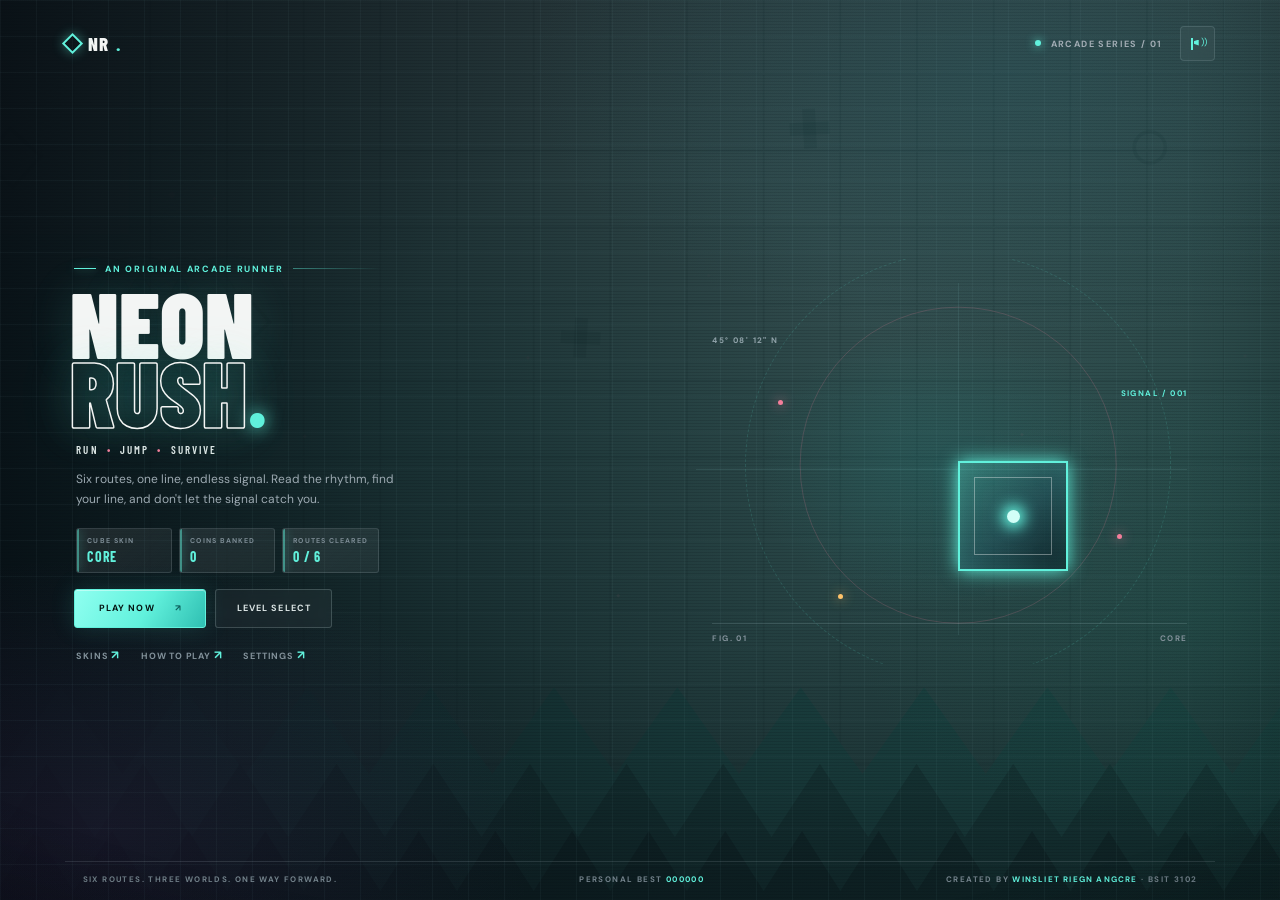
<file: index.html>
<!doctype html>
<html lang="en">
<head>
  <meta charset="utf-8">
  <meta name="viewport" content="width=device-width, initial-scale=1, viewport-fit=cover">
  <meta name="theme-color" content="#080d13">
  <meta name="description" content="NEON RUSH is an original neon arcade platformer. Run, jump, collect and survive.">
  <title>NEON RUSH</title>
  <link rel="stylesheet" href="style.css">
</head>
<body>
<main class="arcade" id="arcade">
  <div class="stage" id="stage">
    <canvas id="game-canvas" aria-label="NEON RUSH game. Tap, click or press Space to jump."></canvas>

    <header class="game-hud" id="game-hud" hidden>
      <div class="hud-level">
        <span class="eyebrow">NOW RUNNING</span>
        <strong id="hud-level-name">NEON START</strong>
        <span class="hud-skin"><i class="skin-chip" id="hud-skin-chip"></i><span id="skin-value">CORE</span></span>
      </div>
      <div class="hud-progress">
        <div class="progress-copy"><span>RUN PROGRESS</span><strong id="progress-label">0%</strong></div>
        <div class="progress-track"><span id="progress-fill"></span></div>
      </div>
      <div class="hud-coins"><i class="coin-glyph"></i><span id="coin-count">0 / 10</span></div>
      <button class="icon-button" type="button" data-action="pause" aria-label="Pause game" title="Pause (Esc)"><span class="pause-icon"></span></button>
    </header>

    <div class="run-stats" id="run-stats" hidden>
      <span>SCORE <strong id="score-value">0</strong></span>
      <span>BEST <strong id="best-value">0</strong></span>
      <span>SPEED <strong id="speed-value">1.0x</strong></span>
      <span>SHELL <strong id="shell-value">CORE</strong></span>
    </div>

    <div class="fps-readout" id="fps-readout" hidden>60 FPS</div>
    <button class="touch-jump" id="touch-jump" type="button" aria-label="Jump">JUMP <span>&#8599;</span></button>

    <!-- ---------- menu ---------- -->
    <section class="screen home-screen" data-screen="MENU" aria-labelledby="game-title">
      <div class="screen-topline">
        <a class="wordmark" href="#menu" data-action="menu"><i class="wordmark-mark"></i>NR<span>.</span></a>
        <div class="topline-actions">
          <span class="build-label"><i></i> ARCADE SERIES / 01</span>
          <button class="icon-button" type="button" data-action="toggle-sfx" aria-label="Toggle sound effects" title="Sound effects"><i class="sound-icon"></i></button>
        </div>
      </div>

      <div class="home-layout">
        <div class="home-copy">
          <p class="kicker"><i></i> AN ORIGINAL ARCADE RUNNER</p>
          <h1 id="game-title">NEON<br><span>RUSH</span><b>.</b></h1>
          <p class="tagline">RUN <i>&bull;</i> JUMP <i>&bull;</i> SURVIVE</p>
          <p class="home-description">Six routes, one line, endless signal. Read the rhythm, find your line, and don't let the signal catch you.</p>
          <div class="profile-strip">
            <div class="profile-chip"><span>CUBE SKIN</span><strong id="menu-skin">CORE</strong></div>
            <div class="profile-chip"><span>COINS BANKED</span><strong id="menu-coins">0</strong></div>
            <div class="profile-chip"><span>ROUTES CLEARED</span><strong id="menu-routes">0 / 6</strong></div>
          </div>
          <div class="home-actions">
            <button class="button button-primary" data-action="play">PLAY NOW <span>&#8599;</span></button>
            <button class="button button-quiet" data-action="levels">LEVEL SELECT</button>
          </div>
          <nav class="text-nav">
            <button data-action="skins">SKINS <span>&#8599;</span></button>
            <button data-action="how">HOW TO PLAY <span>&#8599;</span></button>
            <button data-action="settings">SETTINGS <span>&#8599;</span></button>
          </nav>
        </div>

        <div class="hero-art" aria-hidden="true">
          <div class="hero-orbit orbit-one"></div>
          <div class="hero-orbit orbit-two"></div>
          <div class="hero-axis axis-x"></div>
          <div class="hero-axis axis-y"></div>
          <div class="hero-cube"><span></span></div>
          <small class="coordinate coordinate-one">45&deg; 08' 12" N</small>
          <small class="coordinate coordinate-two">SIGNAL / 001</small>
          <i class="pip pip-one"></i>
          <i class="pip pip-two"></i>
          <i class="pip pip-three"></i>
          <div class="hero-caption"><span>FIG. 01</span><span>THE RUNNER</span></div>
        </div>
      </div>

      <footer class="home-footer">
        <span>SIX ROUTES. THREE WORLDS. ONE WAY FORWARD.</span>
        <span class="footer-best">PERSONAL BEST <strong id="menu-best">000000</strong></span>
        <span class="footer-credit">CREATED BY <strong>WINSLIET RIEGN ANGCRE</strong> &middot; BSIT 3102</span>
      </footer>
    </section>

    <!-- ---------- level select ---------- -->
    <section class="screen content-screen" data-screen="LEVEL_SELECT" aria-labelledby="levels-title" hidden>
      <div class="screen-topline">
        <button class="wordmark" data-action="menu" aria-label="Back to menu"><i class="wordmark-mark"></i>NR<span>.</span></button>
        <span class="section-index">01 / ROUTE MAP</span>
        <button class="icon-button back-button" data-action="menu" aria-label="Back">&larr;</button>
      </div>
      <div class="section-heading">
        <p class="kicker"><i></i> CHOOSE YOUR ROUTE</p>
        <h2 id="levels-title">SELECT <span>LEVEL</span></h2>
        <p>Each run reveals the next. Your best line is saved on this device.</p>
      </div>
      <div class="level-grid" id="level-grid"></div>
      <div class="section-foot"><span><i class="status-dot"></i> LOCAL SAVE ACTIVE</span><span>6 ROUTES / 1 SIGNAL</span></div>
    </section>

    <!-- ---------- skins ---------- -->
    <section class="screen content-screen" data-screen="SKINS" aria-labelledby="skins-title" hidden>
      <div class="screen-topline">
        <button class="wordmark" data-action="back" aria-label="Back"><i class="wordmark-mark"></i>NR<span>.</span></button>
        <span class="section-index">02 / CUBE LAB</span>
        <button class="icon-button back-button" data-action="back" aria-label="Back">&larr;</button>
      </div>
      <div class="section-heading">
        <p class="kicker"><i></i> EQUIP YOUR CUBE</p>
        <h2 id="skins-title">CUBE <span>SKINS</span></h2>
        <p>Unlock new shells by banking coins and clearing routes.</p>
      </div>
      <div class="skin-equipped">
        <i class="skin-chip" id="skin-current-chip"></i>
        <div><span>EQUIPPED</span><strong id="skin-current-name">CORE</strong></div>
        <small>SELECT A SKIN BELOW</small>
      </div>
      <div class="skin-grid" id="skin-grid"></div>
      <div class="section-foot"><span><i class="status-dot"></i> SKIN SAVED AUTOMATICALLY</span><span>8 SHELLS AVAILABLE</span></div>
    </section>

    <!-- ---------- how to play ---------- -->
    <section class="screen content-screen" data-screen="HOW_TO_PLAY" aria-labelledby="how-title" hidden>
      <div class="screen-topline">
        <button class="wordmark" data-action="menu" aria-label="Back to menu"><i class="wordmark-mark"></i>NR<span>.</span></button>
        <span class="section-index">03 / FIELD NOTES</span>
        <button class="icon-button back-button" data-action="menu" aria-label="Back">&larr;</button>
      </div>
      <div class="section-heading">
        <p class="kicker"><i></i> READ THE COURSE</p>
        <h2 id="how-title">HOW TO <span>PLAY</span></h2>
        <p>Keep your eyes forward. The rest is timing.</p>
      </div>

      <div class="instruction-layout">
        <div class="instruction-main">
          <b>01</b>
          <div>
            <h3>Find your rhythm.</h3>
            <p>Your runner never stops. Jump before the edge, stay light in the air, and land ready for what comes next.</p>
          </div>
        </div>
        <div class="instruction-list">
          <div><kbd>SPACE</kbd><kbd>W</kbd><kbd>&uarr;</kbd><p>Jump / double jump</p></div>
          <div><kbd class="wide">CLICK / TAP</kbd><p>Jump anywhere in the game</p></div>
          <div><kbd>R</kbd><p>Restart your run</p></div>
          <div><kbd>ESC</kbd><kbd>P</kbd><p>Pause the game</p></div>
        </div>
        <div class="field-tip">
          <b>+</b>
          <p><strong>Look for the signal.</strong> Coins reward risky lines. Shields absorb a hit. Portals bend the rules for a little while. None are required to finish.</p>
        </div>
      </div>

      <div class="legend">
        <span class="legend-title">ROUTE ELEMENTS</span>
        <div class="legend-grid">
          <div><i class="lg lg-spike"></i><b>Spikes</b><p>Jump or die</p></div>
          <div><i class="lg lg-saw"></i><b>Saw blade</b><p>Timed jump</p></div>
          <div><i class="lg lg-laser"></i><b>Laser</b><p>Waits for gaps</p></div>
          <div><i class="lg lg-orb"></i><b>Orb</b><p>Free boost</p></div>
          <div><i class="lg lg-pad"></i><b>Pad</b><p>Big launch</p></div>
          <div><i class="lg lg-rotor"></i><b>Rotor</b><p>Stay low</p></div>
          <div><i class="lg lg-coin"></i><b>Coin</b><p>Score + skins</p></div>
          <div><i class="lg lg-power"></i><b>Power</b><p>Temporary gift</p></div>
        </div>
      </div>

      <div class="screen-bottom-action">
        <button class="button button-primary" data-action="play">GOT IT <span>&#8599;</span></button>
        <small>KEYBOARD, MOUSE &amp; TOUCH</small>
      </div>
    </section>

    <!-- ---------- settings ---------- -->
    <section class="screen content-screen settings-screen" data-screen="SETTINGS" aria-labelledby="settings-title" hidden>
      <div class="screen-topline">
        <button class="wordmark" data-action="back" aria-label="Back"><i class="wordmark-mark"></i>NR<span>.</span></button>
        <span class="section-index">04 / SYSTEM TUNING</span>
        <button class="icon-button back-button" data-action="back" aria-label="Back">&larr;</button>
      </div>
      <div class="section-heading">
        <p class="kicker"><i></i> MAKE IT YOURS</p>
        <h2 id="settings-title">SYSTEM <span>SETTINGS</span></h2>
        <p>Preferences are saved on this device.</p>
      </div>

      <div class="settings-list">
        <div class="setting-row skin-row">
          <div><strong>Cube skin</strong><span>Change your shell</span></div>
          <button class="setting-action" data-action="skins">OPEN CUBE LAB <span>&#8599;</span><strong id="settings-skin-name">CORE</strong></button>
        </div>
        <div class="setting-row">
          <div><strong>Procedural music</strong><span>An original ambient pulse</span></div>
          <button class="setting-toggle" data-setting="music" aria-label="Music" aria-pressed="true"><i></i></button>
        </div>
        <div class="setting-row">
          <div><strong>Sound effects</strong><span>Jumps, pickups and impacts</span></div>
          <button class="setting-toggle" data-setting="sfx" aria-label="Sound effects" aria-pressed="true"><i></i></button>
        </div>
        <div class="setting-row">
          <div><strong>Particles</strong><span>Trails and impact effects</span></div>
          <button class="setting-toggle" data-setting="particles" aria-label="Particles" aria-pressed="true"><i></i></button>
        </div>
        <div class="setting-row">
          <div><strong>Screen shake</strong><span>Subtle impact feedback</span></div>
          <button class="setting-toggle" data-setting="shake" aria-label="Screen shake" aria-pressed="true"><i></i></button>
        </div>
        <div class="setting-row">
          <div><strong>FPS counter</strong><span>Performance readout</span></div>
          <button class="setting-toggle" data-setting="fps" aria-label="FPS counter" aria-pressed="false"><i></i></button>
        </div>
        <div class="setting-row difficulty-row">
          <div><strong>Run difficulty</strong><span>Adjust pace and jump timing</span></div>
          <div class="segmented" role="group" aria-label="Run difficulty">
            <button data-difficulty="easy">EASY</button>
            <button data-difficulty="normal">NORMAL</button>
            <button data-difficulty="hard">HARD</button>
          </div>
        </div>
      </div>

      <div class="section-foot">
        <span><i class="status-dot"></i> SETTINGS AUTO-SAVE</span>
        <span>NEON RUSH / 1.0 &middot; BY WINSLIET RIEGN ANGCRE &middot; BSIT 3102</span>
      </div>
    </section>

    <!-- ---------- pause ---------- -->
    <section class="screen modal-screen" data-screen="PAUSED" aria-labelledby="pause-title" hidden>
      <div class="modal-panel">
        <p class="kicker"><i></i> TAKE A BREATHER</p>
        <h2 id="pause-title">RUN <span>PAUSED</span></h2>
        <p class="modal-copy">The signal can wait.</p>
        <div class="modal-actions">
          <button class="button button-primary" data-action="resume">RESUME <span>&#8599;</span></button>
          <button class="button button-quiet" data-action="restart">RESTART RUN</button>
          <button class="button button-quiet" data-action="settings">SETTINGS</button>
          <button class="text-action" data-action="menu">RETURN TO MENU <span>&#8599;</span></button>
        </div>
      </div>
    </section>

    <!-- ---------- crash ---------- -->
    <section class="screen modal-screen" data-screen="DEAD" aria-labelledby="dead-title" hidden>
      <div class="modal-panel result-panel">
        <i class="result-gem"></i>
        <p class="kicker"><i></i> SIGNAL LOST</p>
        <h2 id="dead-title">YOU <span>CRASHED!</span></h2>
        <p class="modal-copy">Every miss maps the way forward.</p>
        <div class="result-stats">
          <div><span>RUN SCORE</span><strong id="dead-score">0</strong></div>
          <div><span>COINS</span><strong id="dead-coins">0 / 10</strong></div>
          <div><span>BEST SCORE</span><strong id="dead-best">0</strong></div>
        </div>
        <div class="modal-actions">
          <button class="button button-primary" data-action="restart">RETRY <span>&#8599;</span></button>
          <button class="button button-quiet" data-action="menu">MAIN MENU</button>
        </div>
        <small class="keyboard-hint">PRESS <b>R</b> TO RETRY</small>
      </div>
    </section>

    <!-- ---------- level complete ---------- -->
    <section class="screen modal-screen" data-screen="LEVEL_COMPLETE" aria-labelledby="complete-title" hidden>
      <div class="modal-panel result-panel">
        <i class="result-gem success"></i>
        <p class="kicker"><i></i> SIGNAL RESTORED</p>
        <h2 id="complete-title">LEVEL <span>COMPLETE!</span></h2>
        <p class="modal-copy" id="complete-level-name">A clean run.</p>
        <div class="result-stats five">
          <div><span>RUN SCORE</span><strong id="complete-score">0</strong></div>
          <div><span>COINS</span><strong id="complete-coins">0 / 10</strong></div>
          <div><span>COMPLETE</span><strong id="complete-progress">100%</strong></div>
          <div><span>TIME</span><strong id="complete-time">0:00</strong></div>
          <div><span>BEST SCORE</span><strong id="complete-best">0</strong></div>
        </div>
        <div class="modal-actions">
          <button class="button button-primary" data-action="next">NEXT LEVEL <span>&#8599;</span></button>
          <button class="button button-quiet" data-action="restart">RUN AGAIN</button>
          <button class="text-action" data-action="menu">MAIN MENU <span>&#8599;</span></button>
        </div>
      </div>
    </section>

    <div class="toast" id="toast" role="status" aria-live="polite"></div>
  </div>
</main>
<script src="script.js" defer></script>
</body>
</html>
</file>
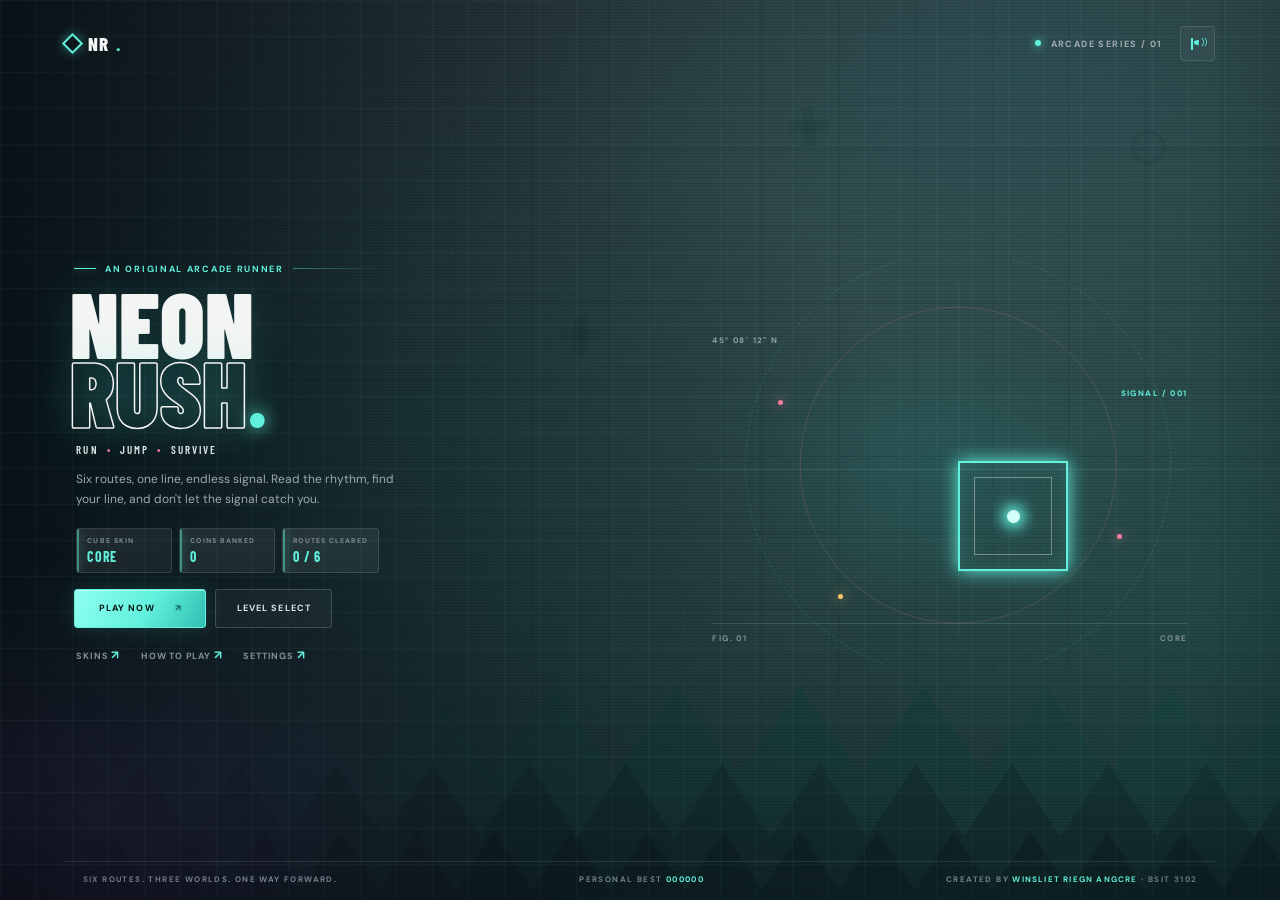
<file: backup/2026-09-26_final/index.html>
<!doctype html>
<html lang="en">
<head>
  <meta charset="utf-8">
  <meta name="viewport" content="width=device-width, initial-scale=1, viewport-fit=cover">
  <meta name="theme-color" content="#080d13">
  <meta name="description" content="NEON RUSH is an original neon arcade platformer. Run, jump, collect and survive.">
  <title>NEON RUSH</title>
  <link rel="stylesheet" href="style.css">
</head>
<body>
<main class="arcade" id="arcade">
  <div class="stage" id="stage">
    <canvas id="game-canvas" aria-label="NEON RUSH game. Tap, click or press Space to jump."></canvas>
    <header class="game-hud" id="game-hud" hidden>
      <div class="hud-level"><span class="eyebrow">NOW RUNNING</span><strong id="hud-level-name">NEON START</strong><span class="hud-skin"><i class="skin-chip" id="hud-skin-chip"></i><span id="skin-value">CORE</span></span></div>
      <div class="hud-progress"><div class="progress-copy"><span>RUN PROGRESS</span><strong id="progress-label">0%</strong></div><div class="progress-track"><span id="progress-fill"></span></div></div>
      <div class="hud-coins"><i class="coin-glyph"></i><span id="coin-count">0 / 10</span></div>
      <button class="icon-button" type="button" data-action="pause" aria-label="Pause game" title="Pause (Esc)"><span class="pause-icon"></span></button>
    </header>
    <div class="run-stats" id="run-stats" hidden><span>SCORE <strong id="score-value">0</strong></span><span>BEST <strong id="best-value">0</strong></span><span>SPEED <strong id="speed-value">1.0x</strong></span><span>SHELL <strong id="shell-value">CORE</strong></span></div>
    <div class="fps-readout" id="fps-readout" hidden>60 FPS</div>
    <button class="touch-jump" id="touch-jump" type="button" aria-label="Jump">JUMP <span>↗</span></button>

    <section class="screen home-screen" data-screen="MENU" aria-labelledby="game-title">
      <div class="screen-topline"><a class="wordmark" href="#menu" data-action="menu"><i class="wordmark-mark"></i>NR<span>.</span></a><div class="topline-actions"><span class="build-label"><i></i> ARCADE SERIES / 01</span><button class="icon-button" type="button" data-action="toggle-sfx" aria-label="Toggle sound effects" title="Sound effects"><i class="sound-icon"></i></button></div></div>
      <div class="home-layout">
      <div class="home-copy"><p class="kicker"><i></i> AN ORIGINAL ARCADE RUNNER</p><h1 id="game-title">NEON<br><span>RUSH</span><b>.</b></h1><p class="tagline">RUN <i>•</i> JUMP <i>•</i> SURVIVE</p><p class="home-description">Six routes, one line, endless signal. Read the rhythm, find your line, and don't let the signal catch you.</p><div class="profile-strip"><div class="profile-chip"><span>CUBE SKIN</span><strong id="menu-skin">CORE</strong></div><div class="profile-chip"><span>COINS BANKED</span><strong id="menu-coins">0</strong></div><div class="profile-chip"><span>ROUTES CLEARED</span><strong id="menu-routes">0 / 6</strong></div></div><div class="home-actions"><button class="button button-primary" data-action="play">PLAY NOW <span>↗</span></button><button class="button button-quiet" data-action="levels">LEVEL SELECT</button></div><nav class="text-nav"><button data-action="skins">SKINS <span>↗</span></button><button data-action="how">HOW TO PLAY <span>↗</span></button><button data-action="settings">SETTINGS <span>↗</span></button></nav></div>
        <div class="hero-art" aria-hidden="true"><div class="hero-orbit orbit-one"></div><div class="hero-orbit orbit-two"></div><div class="hero-axis axis-x"></div><div class="hero-axis axis-y"></div><div class="hero-cube"><span></span></div><small class="coordinate coordinate-one">45° 08' 12" N</small><small class="coordinate coordinate-two">SIGNAL / 001</small><i class="pip pip-one"></i><i class="pip pip-two"></i><i class="pip pip-three"></i><div class="hero-caption"><span>FIG. 01</span><span>THE RUNNER</span></div></div>
      </div>
      <footer class="home-footer"><span>SIX ROUTES. THREE WORLDS. ONE WAY FORWARD.</span><span class="footer-best">PERSONAL BEST <strong id="menu-best">000000</strong></span><span class="footer-credit">CREATED BY <strong>WINSLIET RIEGN ANGCRE</strong> &middot; BSIT 3102</span></footer>
    </section>

    <section class="screen content-screen" data-screen="LEVEL_SELECT" aria-labelledby="levels-title" hidden>
      <div class="screen-topline"><button class="wordmark wordmark-button" data-action="menu" aria-label="Back to menu"><i class="wordmark-mark"></i>NR<span>.</span></button><span class="section-index">01 / ROUTE MAP</span><button class="icon-button back-button" data-action="menu" aria-label="Back">←</button></div>
      <div class="section-heading"><p class="kicker"><i></i> CHOOSE YOUR ROUTE</p><h2 id="levels-title">SELECT <span>LEVEL</span></h2><p>Each run reveals the next. Your best line is saved on this device.</p></div><div class="level-grid" id="level-grid"></div><div class="section-foot"><span><i class="status-dot"></i> LOCAL SAVE ACTIVE</span><span>6 ROUTES / 1 SIGNAL</span></div>
    </section>

    <section class="screen content-screen" data-screen="SKINS" aria-labelledby="skins-title" hidden>
      <div class="screen-topline"><button class="wordmark wordmark-button" data-action="back" aria-label="Back"><i class="wordmark-mark"></i>NR<span>.</span></button><span class="section-index">02 / CUBE LAB</span><button class="icon-button back-button" data-action="back" aria-label="Back">←</button></div>
      <div class="section-heading"><p class="kicker"><i></i> EQUIP YOUR CUBE</p><h2 id="skins-title">CUBE <span>SKINS</span></h2><p>Unlock new shells by banking coins and clearing routes.</p></div>
      <div class="skin-equipped"><i class="skin-chip" id="skin-current-chip"></i><div><span>EQUIPPED</span><strong id="skin-current-name">CORE</strong></div><small>SELECT A SKIN BELOW</small></div>
      <div class="skin-grid" id="skin-grid"></div>
      <div class="section-foot"><span><i class="status-dot"></i> SKIN SAVED AUTOMATICALLY</span><span>8 SHELLS AVAILABLE</span></div>
    </section>

    <section class="screen content-screen" data-screen="HOW_TO_PLAY" aria-labelledby="how-title" hidden>
      <div class="screen-topline"><button class="wordmark wordmark-button" data-action="menu" aria-label="Back to menu"><i class="wordmark-mark"></i>NR<span>.</span></button><span class="section-index">03 / FIELD NOTES</span><button class="icon-button back-button" data-action="menu" aria-label="Back">←</button></div>
      <div class="section-heading"><p class="kicker"><i></i> READ THE COURSE</p><h2 id="how-title">HOW TO <span>PLAY</span></h2><p>Keep your eyes forward. The rest is timing.</p></div>
      <div class="instruction-layout"><div class="instruction-main"><b>01</b><div><h3>Find your rhythm.</h3><p>Your runner never stops. Jump before the edge, stay light in the air, and land ready for what comes next.</p></div></div><div class="instruction-list"><div><kbd>SPACE</kbd><kbd>W</kbd><kbd>↑</kbd><p>Jump / double jump</p></div><div><kbd class="wide">CLICK / TAP</kbd><p>Jump anywhere in the game</p></div><div><kbd>R</kbd><p>Restart your run</p></div><div><kbd>ESC</kbd><kbd>P</kbd><p>Pause the game</p></div></div><div class="field-tip"><b>+</b><p><strong>Look for the signal.</strong> Coins reward risky lines. Shields absorb a hit. Portals bend the rules for a little while. None are required to finish.</p></div></div>
      <div class="legend"><span class="legend-title">ROUTE ELEMENTS</span><div class="legend-grid"><div><i class="lg lg-spike"></i><b>Spikes</b><p>Jump or die</p></div><div><i class="lg lg-saw"></i><b>Saw blade</b><p>Timed jump</p></div><div><i class="lg lg-laser"></i><b>Laser</b><p>Waits for gaps</p></div><div><i class="lg lg-orb"></i><b>Orb</b><p>Free boost</p></div><div><i class="lg lg-pad"></i><b>Pad</b><p>Big launch</p></div><div><i class="lg lg-rotor"></i><b>Rotor</b><p>Stay low</p></div><div><i class="lg lg-coin"></i><b>Coin</b><p>Score + skins</p></div><div><i class="lg lg-power"></i><b>Power</b><p>Temporary gift</p></div></div></div>
      <div class="screen-bottom-action"><button class="button button-primary" data-action="play">GOT IT <span>↗</span></button><small>KEYBOARD, MOUSE &amp; TOUCH</small></div>
    </section>

    <section class="screen content-screen settings-screen" data-screen="SETTINGS" aria-labelledby="settings-title" hidden>
      <div class="screen-topline"><button class="wordmark wordmark-button" data-action="back" aria-label="Back"><i class="wordmark-mark"></i>NR<span>.</span></button><span class="section-index">04 / SYSTEM TUNING</span><button class="icon-button back-button" data-action="back" aria-label="Back">←</button></div>
      <div class="section-heading"><p class="kicker"><i></i> MAKE IT YOURS</p><h2 id="settings-title">SYSTEM <span>SETTINGS</span></h2><p>Preferences are saved on this device.</p></div>
      <div class="settings-list"><div class="setting-row skin-row"><div><strong>Cube skin</strong><span>Change your shell</span></div><button class="setting-action" data-action="skins">OPEN CUBE LAB <span>↗</span><strong id="settings-skin-name">CORE</strong></button></div><div class="setting-row"><div><strong>Procedural music</strong><span>An original ambient pulse</span></div><button class="setting-toggle" data-setting="music" aria-label="Music" aria-pressed="true"><i></i></button></div><div class="setting-row"><div><strong>Sound effects</strong><span>Jumps, pickups and impacts</span></div><button class="setting-toggle" data-setting="sfx" aria-label="Sound effects" aria-pressed="true"><i></i></button></div><div class="setting-row"><div><strong>Particles</strong><span>Trails and impact effects</span></div><button class="setting-toggle" data-setting="particles" aria-label="Particles" aria-pressed="true"><i></i></button></div><div class="setting-row"><div><strong>Screen shake</strong><span>Subtle impact feedback</span></div><button class="setting-toggle" data-setting="shake" aria-label="Screen shake" aria-pressed="true"><i></i></button></div><div class="setting-row"><div><strong>FPS counter</strong><span>Performance readout</span></div><button class="setting-toggle" data-setting="fps" aria-label="FPS counter" aria-pressed="false"><i></i></button></div><div class="setting-row difficulty-row"><div><strong>Run difficulty</strong><span>Adjust pace and jump timing</span></div><div class="segmented" role="group" aria-label="Run difficulty"><button data-difficulty="easy">EASY</button><button data-difficulty="normal">NORMAL</button><button data-difficulty="hard">HARD</button></div></div></div><div class="section-foot"><span><i class="status-dot"></i> SETTINGS AUTO-SAVE</span><span>NEON RUSH / 1.0 &middot; BY WINSLIET RIEGN ANGCRE &middot; BSIT 3102</span></div>
    </section>

    <section class="screen modal-screen" data-screen="PAUSED" aria-labelledby="pause-title" hidden><div class="modal-panel"><p class="kicker"><i></i> TAKE A BREATHER</p><h2 id="pause-title">RUN <span>PAUSED</span></h2><p class="modal-copy">The signal can wait.</p><div class="modal-actions"><button class="button button-primary" data-action="resume">RESUME <span>↗</span></button><button class="button button-quiet" data-action="restart">RESTART RUN</button><button class="button button-quiet" data-action="settings">SETTINGS</button><button class="text-action" data-action="menu">RETURN TO MENU <span>↗</span></button></div></div></section>
    <section class="screen modal-screen" data-screen="DEAD" aria-labelledby="dead-title" hidden><div class="modal-panel result-panel"><i class="result-gem"></i><p class="kicker"><i></i> SIGNAL LOST</p><h2 id="dead-title">YOU <span>CRASHED!</span></h2><p class="modal-copy">Every miss maps the way forward.</p><div class="result-stats"><div><span>RUN SCORE</span><strong id="dead-score">0</strong></div><div><span>COINS</span><strong id="dead-coins">0 / 10</strong></div><div><span>BEST SCORE</span><strong id="dead-best">0</strong></div></div><div class="modal-actions"><button class="button button-primary" data-action="restart">RETRY <span>↗</span></button><button class="button button-quiet" data-action="menu">MAIN MENU</button></div><small class="keyboard-hint">PRESS <b>R</b> TO RETRY</small></div></section>
    <section class="screen modal-screen" data-screen="LEVEL_COMPLETE" aria-labelledby="complete-title" hidden><div class="modal-panel result-panel"><i class="result-gem success"></i><p class="kicker"><i></i> SIGNAL RESTORED</p><h2 id="complete-title">LEVEL <span>COMPLETE!</span></h2><p class="modal-copy" id="complete-level-name">A clean run.</p><div class="result-stats five"><div><span>RUN SCORE</span><strong id="complete-score">0</strong></div><div><span>COINS</span><strong id="complete-coins">0 / 10</strong></div><div><span>COMPLETE</span><strong id="complete-progress">100%</strong></div><div><span>TIME</span><strong id="complete-time">0:00</strong></div><div><span>BEST SCORE</span><strong id="complete-best">0</strong></div></div><div class="modal-actions"><button class="button button-primary" data-action="next">NEXT LEVEL <span>↗</span></button><button class="button button-quiet" data-action="restart">RUN AGAIN</button><button class="text-action" data-action="menu">MAIN MENU <span>↗</span></button></div></div></section>
    <div class="toast" id="toast" role="status" aria-live="polite"></div>
  </div>
</main>
<script src="script.js" defer></script>
</body>
</html>
</file>
<file: style.css>
@import url('https://fonts.googleapis.com/css2?family=Barlow+Condensed:wght@500;600;700;800;900&family=DM+Sans:wght@400;500;600;700&display=swap');

:root {
  color-scheme: dark;
  --paper: #f3f5f4;
  --line: rgba(217, 236, 241, .13);
  --cyan: #61f1dc;
  --pink: #f47e9b;
  --amber: #ffc36a;
  --display: 'Barlow Condensed', 'Arial Narrow', Impact, sans-serif;
  --body: 'DM Sans', 'Segoe UI', sans-serif;
}

* { box-sizing: border-box }

html, body {
  width: 100%;
  height: 100%;
  min-width: 320px;
  min-height: 100%;
  margin: 0;
}

body {
  overflow: hidden;
  background: #05090e;
  color: var(--paper);
  font-family: var(--body);
  -webkit-font-smoothing: antialiased;
}

button, a { color: inherit; font: inherit }
button { cursor: pointer }
button:focus-visible, a:focus-visible { outline: 2px solid var(--cyan); outline-offset: 4px }

/* ---------- full screen shell ---------- */

.arcade {
  position: fixed;
  inset: 0;
  width: 100%;
  height: 100vh;
  height: 100dvh;
  overflow: hidden;
  background: #05090e;
}

/* scanlines */
.arcade:before {
  content: '';
  position: absolute;
  z-index: 1;
  inset: 0;
  pointer-events: none;
  background: repeating-linear-gradient(rgba(3, 8, 13, .3) 0 1px, transparent 1px 3px);
  opacity: .42;
}

/* vignette */
.arcade:after {
  content: '';
  position: absolute;
  z-index: 6;
  inset: 0;
  pointer-events: none;
  background: radial-gradient(128% 98% at 50% 44%, transparent 60%, #02060a99 100%);
}

.stage {
  position: absolute;
  inset: 0;
  width: 100%;
  height: 100%;
  overflow: hidden;
  border: 0;
  border-radius: 0;
  background: #09121a;
  touch-action: none;
}

#game-canvas { position: absolute; inset: 0; width: 100%; height: 100%; display: block }

.stage:after {
  content: '';
  position: absolute;
  z-index: 1;
  inset: 0;
  pointer-events: none;
  box-shadow: inset 0 0 0 1px #ffffff06, inset 0 -80px 90px #04080d30;
}

/* ---------- screens ---------- */

.screen {
  position: absolute;
  z-index: 2;
  inset: 0;
  overflow: auto;
  padding: 30px 5.1% 24px;
  background-image:
    linear-gradient(rgba(151, 214, 219, .045) 1px, transparent 1px),
    linear-gradient(90deg, rgba(151, 214, 219, .045) 1px, transparent 1px),
    radial-gradient(54% 44% at 79% 8%, #1c7d8c26, transparent 70%),
    radial-gradient(48% 42% at 8% 92%, #6f3b8f22, transparent 72%),
    radial-gradient(42% 36% at 95% 68%, #1f7a6420, transparent 70%),
    linear-gradient(90deg, #050a10f0, #050a10c9 46%, #050a109e);
  background-size: 36px 36px, 36px 36px, auto, auto, auto, auto;
  animation: screen-in .32s ease both;
  scrollbar-width: thin;
  scrollbar-color: #61f1dc4d transparent;
}

.screen::-webkit-scrollbar { width: 8px }
.screen::-webkit-scrollbar-track { background: #ffffff08 }
.screen::-webkit-scrollbar-thumb { border: 2px solid transparent; border-radius: 6px; background: #61f1dc4d; background-clip: padding-box }
.screen::-webkit-scrollbar-thumb:hover { background: #61f1dc8c; background-clip: padding-box }

.content-screen > * { position: relative; z-index: 1 }

.content-screen:before {
  content: '';
  position: absolute;
  z-index: 0;
  top: -18%;
  right: -12%;
  width: 52%;
  height: 74%;
  border-radius: 50%;
  background: radial-gradient(circle, #2ac8ba1c, transparent 68%);
  filter: blur(28px);
  pointer-events: none;
  animation: aurora 24s ease-in-out infinite alternate;
}

.screen[hidden], .game-hud[hidden], .run-stats[hidden], .touch-jump[hidden], .fps-readout[hidden] { display: none !important }

@keyframes screen-in { from { opacity: 0; transform: translateY(7px) } to { opacity: 1; transform: translateY(0) } }
@keyframes cube-float {
  0%, 100% { transform: translate(-50%, -50%) rotate(45deg) translateY(0) }
  50% { transform: translate(-50%, -50%) rotate(45deg) translateY(-13px) }
}
@keyframes orbit-spin { to { transform: translate(-50%, -50%) rotate(360deg) } }
@keyframes mark-glow {
  0%, 100% { box-shadow: 0 0 12px #61f1dc73 }
  50% { box-shadow: 0 0 20px #61f1dcd9 }
}
@keyframes nova-hue { to { filter: hue-rotate(360deg) } }
@keyframes pulse { 0%, 100% { opacity: .42 } 50% { opacity: 1 } }
@keyframes pop { from { opacity: 0; transform: translateY(12px) scale(.985) } to { opacity: 1; transform: none } }
@keyframes card-in { from { opacity: 0; transform: translateY(16px) scale(.985) } to { opacity: 1; transform: none } }
@keyframes aurora {
  from { transform: translate3d(0, 0, 0) scale(1) }
  to { transform: translate3d(-9%, 7%, 0) scale(1.22) }
}
@keyframes shimmer { from { transform: translateX(-100%) } to { transform: translateX(100%) } }
@keyframes border-spin { to { transform: rotate(1turn) } }
@keyframes nova-spin { to { filter: drop-shadow(0 0 9px #ff6ad5) hue-rotate(360deg) } }

/* ---------- top line ---------- */

.screen-topline { position: relative; z-index: 1; display: flex; align-items: center; justify-content: space-between; gap: 14px }

.wordmark {
  display: inline-flex;
  align-items: center;
  gap: 8px;
  padding: 0;
  border: 0;
  background: none;
  color: var(--paper);
  text-decoration: none;
  font: 800 19px/1 var(--display);
  letter-spacing: .5px;
}

.wordmark span { color: var(--cyan) }

.wordmark-mark {
  width: 15px;
  height: 15px;
  display: inline-block;
  border: 2px solid var(--cyan);
  transform: rotate(45deg);
  box-shadow: 0 0 12px #61f1dc73;
  animation: mark-glow 4.4s ease-in-out infinite;
}

.topline-actions { display: flex; gap: 17px; align-items: center }

/* shared micro-label */
.build-label, .section-index, .eyebrow, .home-footer, .hero-caption, .coordinate, .section-foot {
  font-weight: 700;
  letter-spacing: 1.4px;
}

.build-label { color: #a2acb4; font-size: 9px }
.section-index { color: #8998a0; font-size: 8px }
.eyebrow { color: #83949c; font-size: 7px }

.build-label i, .status-dot {
  display: inline-block;
  width: 6px;
  height: 6px;
  margin: 0 6px 1px 0;
  border-radius: 50%;
  background: var(--cyan);
  box-shadow: 0 0 10px var(--cyan);
}

.icon-button {
  width: 35px;
  height: 35px;
  display: grid;
  place-items: center;
  border: 1px solid var(--line);
  border-radius: 4px;
  background: #ffffff09;
  backdrop-filter: blur(6px);
  transition: .2s;
}

.icon-button:hover { border-color: #61f1dc99; background: #61f1dc17; transform: translateY(-1px) }

.sound-icon { width: 13px; height: 12px; position: relative; border-left: 2px solid var(--cyan) }
.sound-icon:before {
  content: '';
  position: absolute;
  left: 1px;
  top: 2px;
  width: 5px;
  height: 6px;
  background: var(--cyan);
  clip-path: polygon(0 30%, 100% 0, 100% 100%, 0 70%);
}
.sound-icon:after { content: '))'; position: absolute; left: 8px; top: -2px; color: var(--cyan); font: 9px var(--body) }

.back-button { font-size: 18px; color: var(--cyan) }

/* ---------- home ---------- */

.home-screen { display: flex; flex-direction: column; padding-top: 26px; padding-bottom: 16px }
.home-layout { display: grid; grid-template-columns: 1.05fr .95fr; align-items: center; flex: 1; min-height: 0 }
.home-copy { position: relative; z-index: 1; padding: 6px 0 0 1.5% }

.kicker {
  display: flex;
  align-items: center;
  gap: 9px;
  margin: 0;
  color: var(--cyan);
  font-size: 9px;
  font-weight: 700;
  letter-spacing: 1.7px;
}

.kicker > i:first-child { width: 22px; height: 1px; background: var(--cyan); box-shadow: 0 0 8px #61f1dc99 }
.kicker:after { content: ''; flex: 1; max-width: 88px; height: 1px; background: linear-gradient(90deg, #61f1dc73, transparent) }

.home-copy h1 { margin: 13px 0 2px -4px; font: 900 clamp(70px, 9vw, 116px)/.75 var(--display); text-shadow: 0 0 46px #61f1dc26 }
.home-copy h1 span { color: transparent; -webkit-text-stroke: 1.5px var(--paper); filter: drop-shadow(0 0 22px #61f1dc4d) }
.home-copy h1 b { color: var(--cyan); text-shadow: 0 0 18px var(--cyan) }

.tagline { margin: 17px 0 0 2px; color: #e0e7e6; font: 600 11px var(--display); letter-spacing: 2.1px }
.tagline i { padding: 0 4px; color: var(--pink); font-style: normal }

.home-description { max-width: 315px; margin: 13px 0 18px 2px; color: #9ca9b1; font-size: 11px; line-height: 1.7 }
.home-actions { display: flex; align-items: center; gap: 9px }

.profile-strip { display: flex; flex-wrap: wrap; gap: 7px; margin: 0 0 16px 2px }

.profile-chip {
  min-width: 96px;
  position: relative;
  overflow: hidden;
  display: flex;
  flex-direction: column;
  gap: 3px;
  padding: 7px 10px;
  border: 1px solid #d9ecf11f;
  border-radius: 3px;
  background-color: #ffffff08;
  background-image: linear-gradient(140deg, #ffffff0f, #ffffff05);
  transition: .2s;
}

.profile-chip:before {
  content: '';
  position: absolute;
  left: 0;
  top: 0;
  bottom: 0;
  width: 2px;
  background: var(--cyan);
  box-shadow: 0 0 10px var(--cyan);
  opacity: .5;
}

.profile-chip:hover { border-color: #61f1dc59; transform: translateY(-2px) }
.profile-chip span { color: #7d8c95; font-size: 7px; font-weight: 700; letter-spacing: 1.1px }
.profile-chip strong { color: var(--cyan); font: 700 14px var(--display); letter-spacing: .6px }

.button {
  min-height: 39px;
  position: relative;
  overflow: hidden;
  display: inline-flex;
  align-items: center;
  justify-content: center;
  gap: 20px;
  padding: 0 15px;
  border: 1px solid transparent;
  border-radius: 3px;
  background: transparent;
  font-size: 9px;
  font-weight: 700;
  letter-spacing: 1.1px;
  transition: transform .18s, border-color .18s, background .18s, box-shadow .18s;
}

/* hover sweep */
.button:before {
  content: '';
  position: absolute;
  top: 0;
  bottom: 0;
  left: -60%;
  width: 42%;
  background: linear-gradient(100deg, transparent, #ffffff2e, transparent);
  transform: skewX(-20deg);
  transition: left .5s ease;
}

.button:hover:before { left: 118% }
.button:hover { transform: translateY(-2px) }
.button:active { transform: translateY(1px) scale(.985) }
.button > span { position: relative; transition: transform .18s }
.button:hover > span { transform: translate(2px, -2px) }

.button-primary {
  min-width: 132px;
  color: #041311;
  border-color: var(--cyan);
  background: linear-gradient(120deg, #8ffff0, var(--cyan) 55%, #2fbfb2);
  box-shadow: 0 0 24px #41e0cc29, inset 0 1px 0 #ffffff6b;
}
.button-primary:hover { border-color: #9fffee; box-shadow: 0 10px 34px #41e0cc59, inset 0 1px 0 #ffffff8c }
.button-primary span { color: #0c5f5b }

.button-quiet {
  min-width: 117px;
  border-color: #d3e9ea33;
  color: #dce5e5;
  background: #ffffff09;
  backdrop-filter: blur(4px);
}
.button-quiet:hover { border-color: #61f1dc99; background: #61f1dc12; box-shadow: 0 8px 24px #41e0cc1f }

.text-nav { display: flex; gap: 21px; margin: 19px 0 0 2px }

.text-nav button, .text-action {
  position: relative;
  padding: 0;
  border: 0;
  color: #82919a;
  background: transparent;
  font-size: 9px;
  font-weight: 700;
  letter-spacing: .8px;
  transition: color .18s;
}

.text-nav button { padding-bottom: 3px }
.text-nav button:hover, .text-action:hover { color: var(--cyan) }
.text-nav button span, .text-action span { color: var(--cyan); font-size: 12px }

.text-nav button:after {
  content: '';
  position: absolute;
  left: 0;
  right: 12px;
  bottom: 0;
  height: 1px;
  background: var(--cyan);
  transform: scaleX(0);
  transform-origin: left;
  transition: transform .22s;
}
.text-nav button:hover:after { transform: scaleX(1) }

/* ---------- hero art ---------- */

.hero-art { height: 100%; min-height: 275px; max-height: 405px; position: relative; overflow: hidden }

.hero-art:before {
  content: '';
  position: absolute;
  width: 72%;
  height: 72%;
  left: 50%;
  top: 52%;
  transform: translate(-50%, -50%);
  background: radial-gradient(ellipse, #158d8829, transparent 69%);
}

.hero-orbit { position: absolute; top: 51%; left: 53%; border: 1px solid #61f1dc24; border-radius: 50%; transform: translate(-50%, -50%) }
.orbit-one { width: 78%; aspect-ratio: 1; border-style: dashed; animation: orbit-spin 38s linear infinite }
.orbit-two { width: 58%; aspect-ratio: 1; border-color: #f47e9b2e }

.hero-axis { position: absolute; background: #8cc3c31c }
.axis-x { width: 90%; height: 1px; left: 5%; top: 52% }
.axis-y { width: 1px; height: 87%; top: 6%; left: 53% }

.hero-cube {
  position: absolute;
  left: 53%;
  top: 50%;
  width: clamp(70px, 9vw, 110px);
  aspect-ratio: 1;
  display: grid;
  place-items: center;
  border: 2px solid var(--skin, #8dfff0);
  background: linear-gradient(135deg, #61f1dc3d, #1f515e6b 55%, #041119b3);
  box-shadow: 0 0 17px var(--skin, #61f1dc85), inset 0 0 25px #61f1dc29;
  animation: cube-float 3.6s ease-in-out infinite;
}

.hero-cube:before { content: ''; position: absolute; inset: 13%; border: 1px solid #ffffff5c }
.hero-cube span { width: 13px; height: 13px; border-radius: 50%; background: #d2fff8; box-shadow: 0 0 14px 5px var(--skin, #61f1dc) }

.hero-cube[data-style="stripe"] { background: repeating-linear-gradient(45deg, var(--skin) 0 9px, var(--skin-accent) 9px 16px) }
.hero-cube[data-style="glass"] { background: linear-gradient(135deg, var(--skin), #ffffff14) }
.hero-cube[data-style="outline"], .hero-cube[data-style="hollow"] { background: var(--skin-accent) }
.hero-cube[data-style="core"] { background: linear-gradient(135deg, var(--skin), var(--skin-accent)) }
.hero-cube[data-style="chrome"] { background: linear-gradient(135deg, #f4f9fc, var(--skin) 42%, #7d8c95 52%, #39454c) }
.hero-cube[data-style="nova"] { background: conic-gradient(from 0deg, #ff6ad5, #ffc861, #7fd4ff, #61f1dc, #c08bff, #ff6ad5); animation: cube-float 3.6s ease-in-out infinite, nova-hue 5s linear infinite }

.coordinate { position: absolute; color: #91a3aa; font-size: 8px }
.coordinate-one { top: 19%; left: 8% }
.coordinate-two { right: 5%; top: 32%; color: var(--cyan) }

.pip { position: absolute; width: 5px; height: 5px; border-radius: 50%; background: var(--pink); box-shadow: 0 0 12px var(--pink); animation: pulse 2.5s infinite }
.pip-one { left: 20%; top: 35% }
.pip-two { right: 17%; top: 68%; animation-delay: .8s }
.pip-three { left: 31%; bottom: 16%; background: var(--amber); box-shadow: 0 0 12px var(--amber); animation-delay: 1.3s }

.hero-caption {
  position: absolute;
  bottom: 5%;
  left: 8%;
  right: 5%;
  display: flex;
  justify-content: space-between;
  padding-top: 9px;
  border-top: 1px solid var(--line);
  color: #82919a;
  font-size: 8px;
}

.home-footer {
  display: flex;
  align-items: center;
  justify-content: space-between;
  gap: 12px;
  padding: 12px 1.5% 0;
  border-top: 1px solid var(--line);
  color: #73828b;
  font-size: 8px;
}

.home-footer strong { color: var(--cyan) }
.footer-credit { text-align: right }
.footer-credit strong { font-weight: 700; letter-spacing: 1.2px }

/* ---------- content screens ---------- */

.content-screen { padding-top: 27px }

.section-heading { position: relative; margin: 16px 0 18px; padding-left: 15px }
.section-heading:before {
  content: '';
  position: absolute;
  left: 0;
  top: 4px;
  bottom: 4px;
  width: 2px;
  background: linear-gradient(180deg, var(--cyan), transparent);
  box-shadow: 0 0 12px #61f1dc8c;
}
.section-heading h2, .modal-panel h2 { margin: 9px 0 2px; font: 800 clamp(37px, 5.2vw, 58px)/.9 var(--display); text-shadow: 0 0 34px #61f1dc24 }
.section-heading h2 span, .modal-panel h2 span { color: var(--cyan); text-shadow: 0 0 22px #61f1dc5c }
.section-heading > p:last-child { margin: 8px 0 0; color: #94a2aa; font-size: 10px }

.section-foot {
  display: flex;
  justify-content: space-between;
  gap: 12px;
  margin-top: 16px;
  padding-top: 10px;
  border-top: 1px solid var(--line);
  color: #6f7e87;
  font-size: 8px;
}
.section-foot span { display: flex; align-items: center; gap: 4px }

/* ---------- level select ---------- */

.level-grid { display: grid; grid-template-columns: repeat(3, minmax(0, 1fr)); gap: 12px }

.level-card {
  --tick: var(--card-accent);
  min-height: clamp(150px, 21vh, 216px);
  position: relative;
  isolation: isolate;
  display: flex;
  flex-direction: column;
  justify-content: space-between;
  overflow: hidden;
  padding: 16px;
  border: 1px solid #d5e7eb29;
  border-radius: 4px;
  background-image:
    linear-gradient(145deg, #12242ee0, #080f16f2),
    radial-gradient(70% 90% at 108% 6%, #ffffff14, transparent 70%),
    radial-gradient(95% 78% at -14% 106%, var(--card-glow), transparent 72%),
    linear-gradient(58deg, transparent 62%, #ffffff0a 63%, transparent 65%);
  text-align: left;
  box-shadow: 0 12px 30px #00000038, inset 0 1px 0 #ffffff12;
  transition: transform .2s, border-color .2s, box-shadow .2s;
  animation: card-in .42s cubic-bezier(.2, .8, .3, 1) both;
}

/* hover sweep */
.level-card:before {
  content: '';
  position: absolute;
  z-index: 1;
  top: 0;
  bottom: 0;
  left: -62%;
  width: 44%;
  pointer-events: none;
  background: linear-gradient(100deg, transparent, #ffffff1c, transparent);
  transform: skewX(-20deg);
  transition: left .55s ease;
}

/* corner ticks */
.level-card:after {
  content: '';
  position: absolute;
  z-index: 2;
  inset: 7px;
  pointer-events: none;
  border: 0 solid transparent;
  background-image:
    linear-gradient(var(--tick), var(--tick)), linear-gradient(var(--tick), var(--tick)),
    linear-gradient(var(--tick), var(--tick)), linear-gradient(var(--tick), var(--tick)),
    linear-gradient(var(--tick), var(--tick)), linear-gradient(var(--tick), var(--tick)),
    linear-gradient(var(--tick), var(--tick)), linear-gradient(var(--tick), var(--tick));
  background-size: 11px 1px, 1px 11px, 11px 1px, 1px 11px, 11px 1px, 1px 11px, 11px 1px, 1px 11px;
  background-position: 0 0, 0 0, 100% 0, 100% 0, 0 100%, 0 100%, 100% 100%, 100% 100%;
  background-repeat: no-repeat;
  opacity: .45;
  transition: opacity .2s, inset .2s;
}

.level-card:not(:disabled):after { opacity: .7 }
.level-card:hover:not(:disabled) {
  transform: translateY(-5px);
  border-color: var(--card-accent);
  box-shadow: 0 18px 42px #00000059, 0 0 0 1px var(--card-accent), 0 0 34px -8px var(--card-accent);
}
.level-card:hover:not(:disabled):before { left: 120% }
.level-card:hover:not(:disabled):after { opacity: .95; inset: 4px }
.level-card:disabled { opacity: .53; cursor: not-allowed; filter: saturate(.5) }

.level-card-top, .level-card-bottom, .level-card h3, .level-card p, .level-pips { position: relative; z-index: 3 }
.level-card-top, .level-card-bottom { display: flex; justify-content: space-between; align-items: center; gap: 8px }

.level-number { color: var(--card-accent); font: 700 13px var(--display); text-shadow: 0 0 12px var(--card-accent) }

.level-difficulty {
  padding: 3px 7px;
  border: 1px solid currentColor;
  border-radius: 2px;
  font-size: 7px;
  font-weight: 700;
  letter-spacing: 1.1px;
  opacity: .92;
}
.level-difficulty[data-d="EASY"] { color: #61f1dc }
.level-difficulty[data-d="NORMAL"] { color: #8cb5ff }
.level-difficulty[data-d="HARD"] { color: #ffc36a }
.level-difficulty[data-d="INSANE"] { color: #ff5f8f }

.level-card h3 { margin: auto 0 4px; font: 800 29px/.95 var(--display) }
.level-card p { margin: 4px 0 12px; color: #9baab1; font-size: 9px }

.level-pips { display: flex; align-items: center; gap: 7px; margin-bottom: 11px }
.pip-label { color: #6f7e87; font-size: 6px; font-weight: 700; letter-spacing: 1px }
.pip-row { display: flex; flex-wrap: wrap; gap: 3px }
.pip-row i {
  width: 5px;
  height: 5px;
  display: block;
  transform: rotate(45deg);
  background: #ffffff1f;
  transition: .2s;
}
.pip-row i.on { background: var(--card-accent); box-shadow: 0 0 7px var(--card-accent) }

.level-card-bottom { padding-top: 9px; border-top: 1px solid #d9ecf11a; color: #a2b0b4; font-size: 8px }
.level-card-bottom strong { color: var(--paper); font-size: 9px }
.level-lock { color: var(--pink); font-size: 8px }
.level-card:not(:disabled) .level-lock { color: var(--cyan) }

.level-card:nth-child(1) { animation-delay: .02s }
.level-card:nth-child(2) { animation-delay: .07s }
.level-card:nth-child(3) { animation-delay: .12s }
.level-card:nth-child(4) { animation-delay: .17s }
.level-card:nth-child(5) { animation-delay: .22s }
.level-card:nth-child(6) { animation-delay: .27s }

/* ---------- how to play ---------- */

.instruction-layout { display: grid; grid-template-columns: .83fr 1.17fr; gap: 17px 40px; padding-top: 3px }

.instruction-main {
  position: relative;
  overflow: hidden;
  display: flex;
  gap: 15px;
  padding: 17px;
  border: 1px solid #61f1dc3d;
  background: #1032373d;
  box-shadow: inset 0 1px 0 #ffffff12;
}
.instruction-main:after { content: ''; position: absolute; right: -30px; top: -30px; width: 110px; height: 110px; border: 1px solid #61f1dc29; transform: rotate(45deg) }
.instruction-main > * { position: relative; z-index: 1 }
.instruction-main > b { color: var(--cyan); font: 700 24px var(--display) }
.instruction-main h3 { margin: 1px 0 6px; font: 700 22px var(--display) }
.instruction-main p, .field-tip p { margin: 0; color: #98a7ad; font-size: 10px; line-height: 1.7 }

.instruction-list { border-top: 1px solid var(--line) }
.instruction-list > div { min-height: 37px; display: flex; align-items: center; gap: 5px; padding: 5px 0; border-bottom: 1px solid #d9ecf11a }

.instruction-list kbd {
  min-width: 35px;
  padding: 5px 6px;
  border: 1px solid #d0e6e233;
  border-radius: 2px;
  color: #e0e8e8;
  background: #ffffff09;
  text-align: center;
  font: 700 8px var(--body);
  box-shadow: 0 2px 0 #0006, inset 0 1px 0 #ffffff17;
}
.instruction-list kbd.wide { min-width: 66px }
.instruction-list p { margin: 0 0 0 8px; color: #a6b2b7; font-size: 9px }

.field-tip {
  grid-column: 1/-1;
  display: flex;
  align-items: center;
  gap: 11px;
  padding: 11px 14px;
  border-left: 2px solid var(--amber);
  border-radius: 0 3px 3px 0;
  background: #ffc36a0e;
  box-shadow: inset 2px 0 12px -6px var(--amber);
  color: #9aa5a9;
}
.field-tip > b { color: var(--amber); font: 700 23px var(--display) }
.field-tip strong { color: #f0d4a9 }

.screen-bottom-action { display: flex; align-items: center; gap: 15px; margin-top: 15px }
.screen-bottom-action small { color: #788790; font-size: 8px; letter-spacing: 1px }

/* ---------- settings ---------- */

.settings-list { max-width: 660px; border-top: 1px solid #d9ecf126 }

.setting-row {
  min-height: 53px;
  display: flex;
  align-items: center;
  justify-content: space-between;
  gap: 20px;
  border-bottom: 1px solid #d9ecf11c;
  transition: background .2s;
}
.setting-row:hover { background: #ffffff08 }
.setting-row > div:first-child { display: flex; flex-direction: column; gap: 3px }
.setting-row strong { font-size: 10px; font-weight: 600 }
.setting-row > div > span { color: #87969d; font-size: 9px }

.setting-toggle {
  width: 43px;
  height: 23px;
  flex: 0 0 auto;
  position: relative;
  padding: 0;
  border: 1px solid #54616a;
  border-radius: 20px;
  background: #1b252c;
  transition: .2s;
}
.setting-toggle i { position: absolute; left: 3px; top: 3px; width: 15px; height: 15px; border-radius: 50%; background: #839098; transition: .2s }
.setting-toggle[aria-pressed=true] { border-color: #19b9b3; background: #1f978f59 }
.setting-toggle[aria-pressed=true] i { transform: translateX(19px); background: var(--cyan); box-shadow: 0 0 10px #61f1dc80 }

.difficulty-row { min-height: 64px }
.segmented { display: flex; padding: 3px; border: 1px solid #d9ecf12b; border-radius: 3px; background: #ffffff06 }
.segmented button {
  min-width: 59px;
  padding: 6px 8px;
  border: 0;
  border-radius: 2px;
  color: #87949b;
  background: transparent;
  font-size: 8px;
  font-weight: 700;
  letter-spacing: .7px;
}
.segmented button[aria-pressed=true] { color: #071513; background: var(--cyan) }

.skin-row { min-height: 60px }
.setting-action {
  display: flex;
  align-items: center;
  gap: 9px;
  padding: 8px 12px;
  border: 1px solid #d9ecf12b;
  border-radius: 3px;
  color: #9aa7ae;
  background: #ffffff08;
  font-size: 8px;
  font-weight: 700;
  letter-spacing: .9px;
  transition: .18s;
}
.setting-action:hover { border-color: #61f1dc99; background: #61f1dc12; color: var(--paper) }
.setting-action span { color: var(--cyan); font-size: 12px }
.setting-action strong { color: var(--cyan); font: 700 14px var(--display) }

/* ---------- modals ---------- */

.modal-screen { display: grid; place-items: center; padding: 25px; background: #03080db0; backdrop-filter: blur(5px) }

.modal-panel {
  width: min(100%, 430px);
  position: relative;
  padding: 28px 34px;
  border: 1px solid #b0dcde33;
  border-radius: 4px;
  background-image: linear-gradient(145deg, #0f1d26fa, #070e15fd), radial-gradient(80% 60% at 50% 0%, #2ac8ba1f, transparent 70%);
  box-shadow: 0 22px 80px #0008, 0 0 0 1px #61f1dc1a, inset 0 1px 0 #ffffff17;
  animation: pop .28s ease both;
}

/* animated gradient hairline border */
.modal-panel:before {
  content: '';
  position: absolute;
  inset: 0;
  border-radius: 4px;
  padding: 1px;
  pointer-events: none;
  background: conic-gradient(from 0deg, #61f1dc, transparent 22%, #f47e9b 44%, transparent 68%, #ffc36a 86%, #61f1dc);
  -webkit-mask: linear-gradient(#000 0 0) content-box, linear-gradient(#000 0 0);
  -webkit-mask-composite: xor;
  mask-composite: exclude;
  animation: border-spin 7s linear infinite;
  opacity: .8;
}

/* corner ticks */
.modal-panel:after {
  content: '';
  position: absolute;
  inset: 7px;
  pointer-events: none;
  background-image:
    linear-gradient(#61f1dc4d, #61f1dc4d), linear-gradient(#61f1dc4d, #61f1dc4d),
    linear-gradient(#61f1dc4d, #61f1dc4d), linear-gradient(#61f1dc4d, #61f1dc4d);
  background-size: 10px 1px, 1px 10px, 10px 1px, 1px 10px;
  background-position: 0 0, 0 0, 100% 0, 100% 0;
  background-repeat: no-repeat;
}

.modal-panel h2 { font-size: 50px }
.modal-copy { margin: 8px 0 17px; color: #9cabb0; font-size: 10px }
.modal-actions { display: flex; flex-direction: column; align-items: stretch; gap: 7px }
.modal-actions .button { width: 100%; min-height: 40px }
.modal-actions .text-action { margin-top: 6px; padding: 6px }

.result-gem {
  width: 30px;
  height: 30px;
  position: absolute;
  right: 34px;
  top: 30px;
  border: 1px solid #61f1dc59;
  transform: rotate(45deg);
}
.result-gem:after { content: ''; position: absolute; inset: 10px; border-radius: 50%; background: var(--pink); box-shadow: 0 0 12px var(--pink) }
.result-gem.success:after { background: var(--cyan); box-shadow: 0 0 12px var(--cyan) }

.result-stats {
  display: grid;
  grid-template-columns: repeat(3, 1fr);
  gap: 8px;
  margin: 15px 0 18px;
  padding: 12px 0;
  border-block: 1px solid #d9ecf11c;
}
.result-stats.five { grid-template-columns: repeat(5, 1fr) }
.result-stats div { display: flex; flex-direction: column; gap: 5px }
.result-stats span { color: #829198; font-size: 7px; letter-spacing: .8px }
.result-stats strong { font: 700 19px var(--display) }

.keyboard-hint { display: block; margin: 12px 0 0; color: #77858c; text-align: center; font-size: 8px }
.keyboard-hint b { color: var(--cyan) }

.modal-screen[data-screen="LEVEL_COMPLETE"] .modal-actions { display: grid; grid-template-columns: 1fr 1fr }
.modal-screen[data-screen="LEVEL_COMPLETE"] .modal-actions .button-primary,
.modal-screen[data-screen="LEVEL_COMPLETE"] .modal-actions .text-action { grid-column: 1/-1 }

/* ---------- in-game hud ---------- */

.game-hud {
  position: absolute;
  z-index: 3;
  inset: 0 0 auto;
  min-height: 62px;
  display: grid;
  grid-template-columns: 1fr minmax(170px, 1.2fr) 1fr 35px;
  align-items: center;
  gap: 18px;
  padding: 10px 20px;
  background: linear-gradient(#050b11f2, #050b1194);
  border-bottom: 1px solid #d9ecf11a;
  backdrop-filter: blur(7px);
}
.game-hud:after {
  content: '';
  position: absolute;
  left: 0;
  right: 0;
  bottom: -1px;
  height: 1px;
  background: linear-gradient(90deg, transparent, #61f1dc8c, transparent);
}

.hud-level { display: flex; flex-direction: column; gap: 3px }
.hud-level strong { font: 700 19px var(--display) }

.hud-skin { display: flex; align-items: center; gap: 6px; margin-top: 1px; color: #8b9aa1; font-size: 7px; font-weight: 700; letter-spacing: 1px }
.hud-skin .skin-chip { width: 11px; height: 11px; filter: drop-shadow(0 0 6px var(--skin)) }

.hud-progress { min-width: 0 }
.progress-copy { display: flex; justify-content: space-between; margin-bottom: 5px; color: #89989e; font-size: 7px; font-weight: 700; letter-spacing: .9px }
.progress-copy strong { color: var(--cyan); font-size: 9px }
.progress-track { height: 3px; overflow: hidden; background: #cee6e626; box-shadow: inset 0 0 0 1px #ffffff0f }
.progress-track span {
  position: relative;
  display: block;
  width: 0;
  height: 100%;
  background: linear-gradient(90deg, #2fbfb2, var(--cyan));
  box-shadow: 0 0 9px var(--cyan);
  transition: width .12s linear;
}
.progress-track span:after { content: ''; position: absolute; inset: 0; background: linear-gradient(90deg, transparent, #ffffff9e, transparent); animation: shimmer 2.4s linear infinite }

.hud-coins { display: flex; justify-content: flex-end; align-items: center; gap: 8px; color: #e1e9e7; font-size: 9px; font-weight: 600 }
.coin-glyph { width: 11px; height: 11px; border: 2px solid var(--amber); border-radius: 50%; box-shadow: 0 0 8px #ffc36a99 }
.pause-icon { width: 9px; height: 11px; border-right: 2px solid var(--cyan); border-left: 2px solid var(--cyan) }

.run-stats {
  position: absolute;
  z-index: 3;
  left: 20px;
  bottom: 14px;
  display: flex;
  gap: 17px;
  padding: 7px 13px;
  border: 1px solid #d9ecf11a;
  border-radius: 3px;
  background: #050b1199;
  backdrop-filter: blur(6px);
  box-shadow: 0 10px 26px #0000004d;
  color: #9aaaae;
  font-size: 7px;
  font-weight: 700;
  letter-spacing: .8px;
  text-shadow: 0 1px 5px #071018;
}
.run-stats strong { margin-left: 4px; color: #f1f5f3; font: 700 14px var(--display) }

.fps-readout { position: absolute; z-index: 4; right: 15px; bottom: 12px; color: var(--cyan); font: 700 9px var(--body) }

.touch-jump {
  position: absolute;
  z-index: 4;
  right: 17px;
  bottom: 20px;
  width: 66px;
  height: 66px;
  display: none;
  align-items: center;
  justify-content: center;
  flex-direction: column;
  gap: 2px;
  border: 1px solid #61f1dca6;
  border-radius: 50%;
  color: var(--cyan);
  background: #081a1f94;
  box-shadow: 0 0 22px #61f1dc24, inset 0 0 20px #61f1dc14;
  font-size: 9px;
  font-weight: 700;
  letter-spacing: .8px;
  touch-action: none;
}
.touch-jump span { font-size: 17px; line-height: 12px }

.toast {
  position: absolute;
  z-index: 5;
  left: 50%;
  top: 76px;
  padding: 8px 16px;
  border: 1px solid #61f1dc4d;
  border-radius: 3px;
  color: var(--cyan);
  background: #06131ae6;
  box-shadow: 0 0 26px #61f1dc1f;
  font-size: 9px;
  font-weight: 700;
  letter-spacing: 1.2px;
  white-space: nowrap;
  opacity: 0;
  pointer-events: none;
  transform: translate(-50%, -8px);
  transition: opacity .2s, transform .2s;
}
.toast.is-on { opacity: 1; transform: translate(-50%, 0) }

/* ---------- skins ---------- */

.skin-equipped {
  display: flex;
  align-items: center;
  gap: 13px;
  max-width: 660px;
  margin-bottom: 14px;
  padding: 10px 14px;
  border: 1px solid #61f1dc3d;
  border-radius: 4px;
  background: linear-gradient(120deg, #10323752, #0a161b2e);
  box-shadow: 0 0 34px -14px var(--cyan), inset 0 1px 0 #ffffff1f;
}
.skin-equipped div { display: flex; flex-direction: column; gap: 2px }
.skin-equipped span { color: #7d8c95; font-size: 7px; font-weight: 700; letter-spacing: 1.1px }
.skin-equipped strong { font: 700 18px var(--display); letter-spacing: .6px }
.skin-equipped small { margin-left: auto; color: #6f7e87; font-size: 8px; letter-spacing: 1.1px }
.skin-equipped .skin-chip { width: 38px; height: 38px }

.skin-grid { display: grid; grid-template-columns: repeat(4, minmax(0, 1fr)); gap: 10px }

.skin-card {
  position: relative;
  isolation: isolate;
  display: flex;
  flex-direction: column;
  gap: 3px;
  overflow: hidden;
  padding: 13px;
  border: 1px solid #d5e7eb26;
  border-radius: 4px;
  background-image:
    linear-gradient(150deg, #12242ede, #080f16f5),
    radial-gradient(85% 70% at 108% 0%, var(--skin-glow), transparent 70%);
  text-align: left;
  box-shadow: 0 10px 26px #00000033, inset 0 1px 0 #ffffff10;
  transition: .2s;
  animation: card-in .42s cubic-bezier(.2, .8, .3, 1) both;
}

/* hover sweep */
.skin-card:before {
  content: '';
  position: absolute;
  z-index: 2;
  top: 0;
  bottom: 0;
  left: -62%;
  width: 44%;
  pointer-events: none;
  background: linear-gradient(100deg, transparent, #ffffff1c, transparent);
  transform: skewX(-20deg);
  transition: left .55s ease;
}

.skin-card:hover:not(:disabled) { transform: translateY(-4px); border-color: var(--skin); box-shadow: 0 18px 40px #00000059, 0 0 30px -10px var(--skin) }
.skin-card:hover:not(:disabled):before { left: 120% }
.skin-card:disabled { opacity: .45; cursor: not-allowed; filter: saturate(.35) }
.skin-card[aria-pressed=true] { border-color: var(--skin); box-shadow: 0 0 0 1px var(--skin), 0 14px 36px #00000066, 0 0 34px -10px var(--skin) }

.skin-card-top { position: relative; z-index: 3; display: flex; justify-content: space-between; align-items: flex-start; margin-bottom: 6px }
.skin-state { color: #7d8c95; font-size: 7px; font-weight: 700; letter-spacing: 1px }
.skin-card[aria-pressed=true] .skin-state { color: var(--skin) }
.skin-card strong { position: relative; z-index: 3; font: 700 19px/1 var(--display); letter-spacing: .6px }
.skin-card small { position: relative; z-index: 3; color: #87969d; font-size: 8px }
.skin-require { position: relative; z-index: 3; margin-top: 7px; padding-top: 7px; border-top: 1px solid #d9ecf11a; color: #6f7e87; font-size: 7px; font-weight: 700; letter-spacing: .9px }

.skin-chip {
  width: 32px;
  height: 32px;
  flex: 0 0 auto;
  display: block;
  position: relative;
  background: var(--skin);
  filter: drop-shadow(0 0 9px var(--skin));
  transition: filter .25s;
}
.skin-card:hover .skin-chip { filter: drop-shadow(0 0 14px var(--skin)) }

.cube--solid:after { content: ''; position: absolute; inset: 26%; background: var(--skin-accent) }
.cube--stripe { background: repeating-linear-gradient(45deg, var(--skin) 0 5px, var(--skin-accent) 5px 9px) }
.cube--glass { background: linear-gradient(135deg, var(--skin), #ffffff10); border: 2px solid var(--skin); box-shadow: inset 0 0 12px #ffffff2e }
.cube--outline { background: var(--skin-accent); border: 3px solid var(--skin) }
.cube--outline:after { content: ''; position: absolute; inset: 36%; border-radius: 50%; background: var(--skin) }
.cube--core { background: linear-gradient(135deg, var(--skin), var(--skin-accent)); border: 1px solid var(--skin) }
.cube--core:after { content: ''; position: absolute; inset: 34%; border-radius: 50%; background: #fff }
.cube--hollow { background-color: var(--skin-accent); background-image: linear-gradient(45deg, transparent 46%, var(--skin) 46%, var(--skin) 54%, transparent 54%), linear-gradient(-45deg, transparent 46%, var(--skin) 46%, var(--skin) 54%, transparent 54%); border: 2px solid var(--skin) }
.cube--chrome { background: linear-gradient(135deg, #f4f9fc, var(--skin) 42%, #7d8c95 52%, #39454c) }
.cube--nova { background: conic-gradient(from 0deg, #ff6ad5, #ffc861, #7fd4ff, #61f1dc, #c08bff, #ff6ad5); animation: nova-spin 4.5s linear infinite }

.skin-card:nth-child(2) { animation-delay: .04s }
.skin-card:nth-child(3) { animation-delay: .08s }
.skin-card:nth-child(4) { animation-delay: .12s }
.skin-card:nth-child(5) { animation-delay: .16s }
.skin-card:nth-child(6) { animation-delay: .2s }
.skin-card:nth-child(7) { animation-delay: .24s }
.skin-card:nth-child(8) { animation-delay: .28s }

/* ---------- route legend ---------- */

.legend { margin-top: 16px; padding-top: 13px; border-top: 1px solid var(--line) }
.legend-title { color: #7d8c95; font-size: 8px; font-weight: 700; letter-spacing: 1.4px }
.legend-grid { display: grid; grid-template-columns: repeat(4, minmax(0, 1fr)); gap: 10px; margin-top: 11px }

.legend-grid > div {
  position: relative;
  display: grid;
  grid-template-columns: 26px 1fr;
  grid-template-rows: auto auto;
  align-items: center;
  gap: 2px 10px;
  padding: 9px 11px;
  border: 1px solid #d9ecf11a;
  border-radius: 3px;
  background: #ffffff06;
  transition: .2s;
}
.legend-grid > div:hover { border-color: #61f1dc4d; background: #61f1dc0f; transform: translateY(-2px) }

.lg { grid-row: 1/3; width: 26px; height: 26px; display: block; position: relative }
.legend-grid b { font-size: 9px; font-weight: 600 }
.legend-grid p { margin: 0; color: #7d8c95; font-size: 8px }

.lg-spike { background: linear-gradient(150deg, #f67089, #f6b0a2); clip-path: polygon(50% 0, 100% 100%, 0 100%) }
.lg-saw { border-radius: 50%; background: conic-gradient(#ffc36a 0 12deg, #ffe6b8 12deg 45deg, #ffc36a 45deg 90deg, #ffe6b8 90deg 135deg, #ffc36a 135deg 180deg, #ffe6b8 180deg 225deg, #ffc36a 225deg 270deg, #ffe6b8 270deg 315deg, #ffc36a 315deg); box-shadow: 0 0 10px #ffc36a80 }
.lg-laser { height: 3px; align-self: center; background: #ffc36a; box-shadow: 0 0 12px #ffc36a, 0 -11px 0 -1px #ffc36a, 0 11px 0 -1px #ffc36a }
.lg-orb { border: 2px solid #61f1dc; border-radius: 50%; background: #61f1dc26; box-shadow: 0 0 10px #61f1dc80 }
.lg-pad { background: linear-gradient(#ffd98a, #ffb45c); clip-path: polygon(0 0, 100% 0, 82% 100%, 18% 100%) }
.lg-rotor { width: 17px; height: 17px; margin: 4px; border: 2px solid var(--pink); transform: rotate(45deg); background: #f47e9b26 }
.lg-coin { border: 2px solid #ffc36a; border-radius: 50%; box-shadow: 0 0 10px #ffc36a80 }
.lg-power { width: 19px; height: 19px; margin: 3px; border: 2px solid #8cb5ff; transform: rotate(45deg); background: #8cb5ff26 }

/* ---------- responsive ---------- */

@media (max-width: 760px) {
  .arcade { display: block; padding: 0 }
  .stage { width: 100%; height: 100dvh; min-height: 500px }
  .screen { padding: max(23px, env(safe-area-inset-top)) 6vw max(20px, env(safe-area-inset-bottom)) }
  .home-screen { padding-top: max(22px, env(safe-area-inset-top)); padding-bottom: max(17px, env(safe-area-inset-bottom)) }
  .home-layout { grid-template-columns: 1fr; grid-template-rows: 1fr .78fr; align-items: center }
  .home-copy { padding: 2vh 0 0 1% }
  .home-copy h1 { font-size: clamp(67px, 17vw, 94px); margin-top: 13px }
  .home-description { max-width: 290px; font-size: 10px; margin: 10px 0 13px 2px }
  .tagline { margin-top: 13px }
  .text-nav { margin-top: 15px }
  .hero-art { width: 100%; min-height: 0; height: 100%; max-height: 260px; margin-top: -6px }
  .hero-cube { width: 70px }
  .hero-caption { bottom: 1% }
  .home-footer { gap: 8px; padding: 10px 1% 0; font-size: 6px }
  .home-footer > span:first-child { display: none }
  .build-label { font-size: 7px }
  .game-hud { grid-template-columns: 1fr 1.15fr 1fr 31px; gap: 8px; min-height: 62px; padding: 9px 12px }
  .hud-level strong { font-size: 16px }
  .progress-copy { font-size: 6px }
  .hud-coins { gap: 5px; font-size: 8px }
  .run-stats { left: 12px; bottom: max(15px, env(safe-area-inset-bottom)); gap: 11px; font-size: 6px }
  .run-stats strong { font-size: 12px }
  .touch-jump { display: flex; right: 15px; bottom: max(17px, env(safe-area-inset-bottom)) }
  .fps-readout { bottom: max(20px, env(safe-area-inset-bottom)); right: 92px }
  .section-heading { margin-top: 24px }
  .section-heading h2 { font-size: 46px }
  .level-grid { grid-template-columns: 1fr; gap: 9px }
  .level-card { min-height: 125px; padding: 12px 14px }
  .level-card h3 { font-size: 25px }
  .level-card p { margin-bottom: 9px }
  .section-foot { margin-top: 12px }
  .instruction-layout { grid-template-columns: 1fr; gap: 12px }
  .instruction-main { padding: 12px }
  .field-tip { grid-column: auto }
  .screen-bottom-action { margin-top: 13px }
  .settings-screen .section-heading { margin-bottom: 13px }
  .setting-row { min-height: 49px }
  .modal-screen { padding: 18px }
  .modal-panel { padding: 24px 22px }
  .result-stats.five { grid-template-columns: repeat(3, 1fr) }
  .skin-grid, .legend-grid { grid-template-columns: repeat(2, minmax(0, 1fr)) }
  .skin-equipped { padding: 9px 12px }
  .skin-equipped small { display: none }
}

@media (max-width: 390px) {
  .screen { padding-left: 18px; padding-right: 18px }
  .home-actions { gap: 6px }
  .home-actions .button { padding: 0 11px }
  .button-primary { min-width: 119px }
  .button-quiet { min-width: 108px }
  .home-footer .footer-best { display: none }
  .difficulty-row { align-items: flex-start; padding: 9px 0; flex-direction: column; gap: 8px }
  .segmented { align-self: stretch }
  .segmented button { flex: 1 }
  .result-stats.five { grid-template-columns: repeat(2, 1fr) }
  .modal-panel h2 { font-size: 40px }
}

@media (max-height: 560px) and (min-width: 761px) {
  .stage { width: 100%; height: 100% }
  .screen { padding-top: 16px; padding-bottom: 12px }
  .home-copy h1 { font-size: 78px }
  .home-description { margin-block: 8px 10px }
  .section-heading { margin: 9px 0 11px }
  .level-card { min-height: 150px }
  .level-card h3 { font-size: 24px }
  .skin-card { padding: 9px 11px }
  .legend { margin-top: 10px; padding-top: 9px }
  .section-foot { margin-top: 9px }
}

@media (min-width: 761px) and (min-height: 700px) {
  .home-copy h1 { font-size: clamp(84px, 7.2vw, 132px) }
  .home-description { font-size: 12px; max-width: 340px }
  .level-card h3 { font-size: 32px }
  .skin-card { padding: 15px }
  .skin-chip { width: 36px; height: 36px }
}

@media (prefers-reduced-motion: reduce) {
  *, *:before, *:after {
    scroll-behavior: auto !important;
    animation-duration: .01ms !important;
    animation-iteration-count: 1 !important;
    transition-duration: .01ms !important;
  }
}
</file>
<file: backup/2026-09-26_final/style.css>
@import url('https://fonts.googleapis.com/css2?family=Barlow+Condensed:wght@500;600;700;800;900&family=DM+Sans:wght@400;500;600;700&display=swap');

:root {
  color-scheme: dark;
  --ink: #080d13;
  --paper: #f3f5f4;
  --muted: #87939e;
  --line: rgba(217, 236, 241, .13);
  --cyan: #61f1dc;
  --pink: #f47e9b;
  --amber: #ffc36a;
  --display: 'Barlow Condensed', 'Arial Narrow', Impact, sans-serif;
  --body: 'DM Sans', 'Segoe UI', sans-serif;
}

* { box-sizing: border-box }

html, body {
  width: 100%;
  height: 100%;
  min-width: 320px;
  min-height: 100%;
  margin: 0;
}

body {
  overflow: hidden;
  background: #05090e;
  color: var(--paper);
  font-family: var(--body);
  -webkit-font-smoothing: antialiased;
}

button, a { color: inherit; font: inherit }
button { cursor: pointer }
button:focus-visible, a:focus-visible { outline: 2px solid var(--cyan); outline-offset: 4px }

/* ---------- full screen shell ---------- */

.arcade {
  position: fixed;
  inset: 0;
  width: 100%;
  height: 100vh;
  height: 100dvh;
  overflow: hidden;
  background: #05090e;
}

.arcade:before {
  content: '';
  position: absolute;
  z-index: 1;
  inset: 0;
  pointer-events: none;
  background: repeating-linear-gradient(rgba(3, 8, 13, .3) 0 1px, transparent 1px 3px);
  opacity: .42;
}

.arcade:after {
  content: '';
  position: absolute;
  z-index: 6;
  inset: 0;
  pointer-events: none;
  background: radial-gradient(128% 98% at 50% 44%, transparent 60%, #02060a99 100%);
}

.stage {
  position: absolute;
  inset: 0;
  width: 100%;
  height: 100%;
  overflow: hidden;
  border: 0;
  border-radius: 0;
  background: #09121a;
  touch-action: none;
}

#game-canvas { position: absolute; inset: 0; width: 100%; height: 100%; display: block }

.stage:after {
  content: '';
  position: absolute;
  z-index: 1;
  inset: 0;
  pointer-events: none;
  box-shadow: inset 0 0 0 1px #ffffff06, inset 0 -80px 90px #04080d30;
}

.outside-note { display: none }

/* ---------- screens ---------- */

.screen {
  position: absolute;
  z-index: 2;
  inset: 0;
  overflow: auto;
  padding: 30px 5.1% 24px;
  background-image:
    linear-gradient(rgba(151, 214, 219, .045) 1px, transparent 1px),
    linear-gradient(90deg, rgba(151, 214, 219, .045) 1px, transparent 1px),
    radial-gradient(54% 44% at 79% 8%, #1c7d8c26, transparent 70%),
    radial-gradient(48% 42% at 8% 92%, #6f3b8f22, transparent 72%),
    radial-gradient(42% 36% at 95% 68%, #1f7a6420, transparent 70%),
    linear-gradient(90deg, #050a10f0, #050a10c9 46%, #050a109e);
  background-size: 36px 36px, 36px 36px, auto, auto, auto, auto;
  animation: screen-in .32s ease both;
  scrollbar-width: thin;
  scrollbar-color: #61f1dc4d transparent;
}

.screen::-webkit-scrollbar { width: 8px }
.screen::-webkit-scrollbar-track { background: #ffffff08 }
.screen::-webkit-scrollbar-thumb { border: 2px solid transparent; border-radius: 6px; background: #61f1dc4d; background-clip: padding-box }
.screen::-webkit-scrollbar-thumb:hover { background: #61f1dc8c; background-clip: padding-box }

.content-screen > * { position: relative; z-index: 1 }

.content-screen:before {
  content: '';
  position: absolute;
  z-index: 0;
  top: -18%;
  right: -12%;
  width: 52%;
  height: 74%;
  border-radius: 50%;
  background: radial-gradient(circle, #2ac8ba1c, transparent 68%);
  filter: blur(28px);
  pointer-events: none;
  animation: aurora 24s ease-in-out infinite alternate;
}

@keyframes aurora {
  from { transform: translate3d(0, 0, 0) scale(1) }
  to { transform: translate3d(-9%, 7%, 0) scale(1.22) }
}

.screen[hidden], .game-hud[hidden], .run-stats[hidden], .touch-jump[hidden], .fps-readout[hidden] { display: none !important }

@keyframes screen-in { from { opacity: 0; transform: translateY(7px) } to { opacity: 1; transform: translateY(0) } }
@keyframes cube-float {
  0%, 100% { transform: translate(-50%, -50%) rotate(45deg) translateY(0) }
  50% { transform: translate(-50%, -50%) rotate(45deg) translateY(-13px) }
}
@keyframes orbit-spin { to { transform: translate(-50%, -50%) rotate(360deg) } }
@keyframes pulse { 0%, 100% { opacity: .42 } 50% { opacity: 1 } }
@keyframes pop { from { opacity: 0; transform: translateY(12px) scale(.985) } to { opacity: 1; transform: none } }

/* ---------- top line ---------- */

.screen-topline { position: relative; z-index: 1; display: flex; align-items: center; justify-content: space-between; gap: 14px }

.wordmark {
  display: inline-flex;
  align-items: center;
  gap: 8px;
  color: var(--paper);
  text-decoration: none;
  font: 800 19px/1 var(--display);
  letter-spacing: .5px;
}

.wordmark span { color: var(--cyan) }
.wordmark-button { padding: 0; border: 0; background: none }

.wordmark-mark {
  width: 15px;
  height: 15px;
  display: inline-block;
  border: 2px solid var(--cyan);
  transform: rotate(45deg);
  box-shadow: 0 0 12px #61f1dc73;
}

.topline-actions { display: flex; gap: 17px; align-items: center }

.build-label, .section-index, .eyebrow, .home-footer, .hero-caption, .coordinate, .section-foot { font-size: 9px; font-weight: 700; letter-spacing: 1.4px }
.build-label { color: #a2acb4 }

.build-label i, .status-dot {
  display: inline-block;
  width: 6px;
  height: 6px;
  margin: 0 6px 1px 0;
  border-radius: 50%;
  background: var(--cyan);
  box-shadow: 0 0 10px var(--cyan);
}

.icon-button {
  width: 35px;
  height: 35px;
  display: grid;
  place-items: center;
  border: 1px solid var(--line);
  border-radius: 4px;
  background: #ffffff09;
  transition: .2s;
}

.icon-button:hover { border-color: #61f1dc99; background: #61f1dc17; transform: translateY(-1px) }

.sound-icon { width: 13px; height: 12px; position: relative; border-left: 2px solid var(--cyan) }
.sound-icon:before {
  content: '';
  position: absolute;
  left: 1px;
  top: 2px;
  width: 5px;
  height: 6px;
  background: var(--cyan);
  clip-path: polygon(0 30%, 100% 0, 100% 100%, 0 70%);
}
.sound-icon:after { content: '))'; position: absolute; left: 8px; top: -2px; color: var(--cyan); font: 9px var(--body) }

/* ---------- home ---------- */

.home-screen { display: flex; flex-direction: column; padding-top: 26px; padding-bottom: 16px }
.home-layout { display: grid; grid-template-columns: 1.05fr .95fr; align-items: center; flex: 1; min-height: 0 }
.home-copy { position: relative; z-index: 1; padding: 6px 0 0 1.5% }

.kicker {
  display: flex;
  align-items: center;
  gap: 9px;
  margin: 0;
  color: var(--cyan);
  font-size: 9px;
  font-weight: 700;
  letter-spacing: 1.7px;
}

.kicker > i:first-child { width: 22px; height: 1px; background: var(--cyan); box-shadow: 0 0 8px #61f1dc99 }

.home-copy h1 { margin: 13px 0 2px -4px; font: 900 clamp(70px, 9vw, 116px)/.75 var(--display); text-shadow: 0 0 46px #61f1dc26 }
.home-copy h1 span { color: transparent; -webkit-text-stroke: 1.5px var(--paper); filter: drop-shadow(0 0 22px #61f1dc4d) }
.home-copy h1 b { color: var(--cyan); text-shadow: 0 0 18px var(--cyan) }

.tagline { margin: 17px 0 0 2px; color: #e0e7e6; font: 600 11px var(--display); letter-spacing: 2.1px }
.tagline i { padding: 0 4px; color: var(--pink); font-style: normal }

.home-description { max-width: 315px; margin: 13px 0 18px 2px; color: #9ca9b1; font-size: 11px; line-height: 1.7 }
.home-actions { display: flex; align-items: center; gap: 9px }

.profile-strip { display: flex; flex-wrap: wrap; gap: 7px; margin: 0 0 16px 2px }

.profile-chip {
  min-width: 96px;
  display: flex;
  flex-direction: column;
  gap: 3px;
  padding: 7px 10px;
  border: 1px solid #d9ecf11f;
  border-radius: 3px;
  background: #ffffff08;
}

.profile-chip span { color: #7d8c95; font-size: 7px; font-weight: 700; letter-spacing: 1.1px }
.profile-chip strong { color: var(--cyan); font: 700 14px var(--display); letter-spacing: .6px }

.button {
  min-height: 39px;
  position: relative;
  overflow: hidden;
  display: inline-flex;
  align-items: center;
  justify-content: center;
  gap: 20px;
  padding: 0 15px;
  border: 1px solid transparent;
  border-radius: 3px;
  background: transparent;
  font-size: 9px;
  font-weight: 700;
  letter-spacing: 1.1px;
  transition: transform .18s, border-color .18s, background .18s, box-shadow .18s;
}

.button:before {
  content: '';
  position: absolute;
  top: 0;
  bottom: 0;
  left: -60%;
  width: 42%;
  background: linear-gradient(100deg, transparent, #ffffff2e, transparent);
  transform: skewX(-20deg);
  transition: left .5s ease;
}

.button:hover:before { left: 118% }
.button:hover { transform: translateY(-2px) }
.button:active { transform: translateY(1px) scale(.985) }
.button > span { position: relative; transition: transform .18s }
.button:hover > span { transform: translate(2px, -2px) }

.button-primary { min-width: 132px; color: #041311; border-color: var(--cyan); background: linear-gradient(120deg, #8ffff0, var(--cyan) 55%, #2fbfb2); box-shadow: 0 0 24px #41e0cc29, inset 0 1px 0 #ffffff6b }
.button-primary:hover { border-color: #9fffee; box-shadow: 0 10px 34px #41e0cc59, inset 0 1px 0 #ffffff8c }
.button-primary span { color: #0c5f5b }

.button-quiet { min-width: 117px; border-color: #d3e9ea33; color: #dce5e5; background: #ffffff09; backdrop-filter: blur(4px) }
.button-quiet:hover { border-color: #61f1dc99; background: #61f1dc12; box-shadow: 0 8px 24px #41e0cc1f }

.text-nav { display: flex; gap: 21px; margin: 19px 0 0 2px }

.text-nav button, .text-action {
  padding: 0;
  border: 0;
  color: #82919a;
  background: transparent;
  font-size: 9px;
  font-weight: 700;
  letter-spacing: .8px;
  transition: color .18s;
}

.text-nav button:hover, .text-action:hover { color: var(--cyan) }
.text-nav button span, .text-action span { color: var(--cyan); font-size: 12px }

/* ---------- hero art ---------- */

.hero-art { height: 100%; min-height: 275px; max-height: 405px; position: relative; overflow: hidden }

.hero-art:before {
  content: '';
  position: absolute;
  width: 72%;
  height: 72%;
  left: 50%;
  top: 52%;
  transform: translate(-50%, -50%);
  background: radial-gradient(ellipse, #158d8829, transparent 69%);
}

.hero-orbit { position: absolute; top: 51%; left: 53%; border: 1px solid #61f1dc24; border-radius: 50%; transform: translate(-50%, -50%) }
.orbit-one { width: 78%; aspect-ratio: 1; border-style: dashed; animation: orbit-spin 38s linear infinite }
.orbit-two { width: 58%; aspect-ratio: 1; border-color: #f47e9b2e }

.hero-axis { position: absolute; background: #8cc3c31c }
.axis-x { width: 90%; height: 1px; left: 5%; top: 52% }
.axis-y { width: 1px; height: 87%; top: 6%; left: 53% }

.hero-cube {
  position: absolute;
  left: 53%;
  top: 50%;
  width: clamp(70px, 9vw, 110px);
  aspect-ratio: 1;
  display: grid;
  place-items: center;
  border: 2px solid var(--skin, #8dfff0);
  background: linear-gradient(135deg, #61f1dc3d, #1f515e6b 55%, #041119b3);
  box-shadow: 0 0 17px var(--skin, #61f1dc85), inset 0 0 25px #61f1dc29;
  animation: cube-float 3.6s ease-in-out infinite;
}

.hero-cube { background: linear-gradient(135deg, var(--skin, #61f1dc) 3d, var(--skin-accent, #1f515e) 55%, #041119b3) }
.hero-cube:before { content: ''; position: absolute; inset: 13%; border: 1px solid #ffffff5c }
.hero-cube span { width: 13px; height: 13px; border-radius: 50%; background: #d2fff8; box-shadow: 0 0 14px 5px var(--skin, #61f1dc) }
.hero-cube[data-style="stripe"] { background: repeating-linear-gradient(45deg, var(--skin) 0 9px, var(--skin-accent) 9px 16px) }
.hero-cube[data-style="glass"] { background: linear-gradient(135deg, var(--skin), #ffffff14) }
.hero-cube[data-style="outline"], .hero-cube[data-style="hollow"] { background: var(--skin-accent) }
.hero-cube[data-style="core"] { background: linear-gradient(135deg, var(--skin), var(--skin-accent)) }
.hero-cube[data-style="chrome"] { background: linear-gradient(135deg, #f4f9fc, var(--skin) 42%, #7d8c95 52%, #39454c) }
.hero-cube[data-style="nova"] { background: conic-gradient(from 0deg, #ff6ad5, #ffc861, #7fd4ff, #61f1dc, #c08bff, #ff6ad5); animation: cube-float 3.6s ease-in-out infinite, nova-hue 5s linear infinite }

@keyframes nova-hue { to { filter: hue-rotate(360deg) } }

.coordinate { position: absolute; color: #91a3aa; font-size: 8px }
.coordinate-one { top: 19%; left: 8% }
.coordinate-two { right: 5%; top: 32%; color: var(--cyan) }

.pip { position: absolute; width: 5px; height: 5px; border-radius: 50%; background: var(--pink); box-shadow: 0 0 12px var(--pink); animation: pulse 2.5s infinite }
.pip-one { left: 20%; top: 35% }
.pip-two { right: 17%; top: 68%; animation-delay: .8s }
.pip-three { left: 31%; bottom: 16%; background: var(--amber); box-shadow: 0 0 12px var(--amber); animation-delay: 1.3s }

.hero-caption {
  position: absolute;
  bottom: 5%;
  left: 8%;
  right: 5%;
  display: flex;
  justify-content: space-between;
  padding-top: 9px;
  border-top: 1px solid var(--line);
  color: #82919a;
  font-size: 8px;
}

.home-footer {
  display: flex;
  align-items: center;
  justify-content: space-between;
  gap: 12px;
  padding: 12px 1.5% 0;
  border-top: 1px solid var(--line);
  color: #73828b;
  font-size: 8px;
}

.home-footer strong { color: var(--cyan) }
.footer-credit { text-align: right }
.footer-credit strong { font-weight: 700; letter-spacing: 1.2px }

/* ---------- content screens ---------- */

.content-screen { padding-top: 27px }
.section-index { color: #8998a0; font-size: 8px }
.back-button { font-size: 18px; color: var(--cyan) }

.section-heading { position: relative; margin: 16px 0 18px; padding-left: 15px }
.section-heading:before {
  content: '';
  position: absolute;
  left: 0;
  top: 4px;
  bottom: 4px;
  width: 2px;
  background: linear-gradient(180deg, var(--cyan), transparent);
  box-shadow: 0 0 12px #61f1dc8c;
}
.section-heading h2, .modal-panel h2 { margin: 9px 0 2px; font: 800 clamp(37px, 5.2vw, 58px)/.9 var(--display); text-shadow: 0 0 34px #61f1dc24 }
.section-heading h2 span, .modal-panel h2 span { color: var(--cyan); text-shadow: 0 0 22px #61f1dc5c }
.section-heading > p:last-child { margin: 8px 0 0; color: #94a2aa; font-size: 10px }

.section-foot {
  display: flex;
  justify-content: space-between;
  gap: 12px;
  margin-top: 16px;
  padding-top: 10px;
  border-top: 1px solid var(--line);
  color: #6f7e87;
  font-size: 8px;
}

/* ---------- level select ---------- */

.level-grid { display: grid; grid-template-columns: repeat(3, minmax(0, 1fr)); gap: 12px }

.level-card {
  --tick: var(--card-accent);
  min-height: clamp(150px, 21vh, 216px);
  position: relative;
  isolation: isolate;
  display: flex;
  flex-direction: column;
  justify-content: space-between;
  overflow: hidden;
  padding: 16px;
  border: 1px solid #d5e7eb29;
  border-radius: 4px;
  background-image:
    linear-gradient(145deg, #12242ee0, #080f16f2),
    radial-gradient(70% 90% at 108% 6%, #ffffff14, transparent 70%),
    radial-gradient(95% 78% at -14% 106%, var(--card-glow), transparent 72%),
    linear-gradient(58deg, transparent 62%, #ffffff0a 63%, transparent 65%);
  text-align: left;
  box-shadow: 0 12px 30px #00000038, inset 0 1px 0 #ffffff12;
  transition: transform .2s, border-color .2s, box-shadow .2s;
}

.level-card:before {
  content: '';
  position: absolute;
  z-index: 1;
  top: 0;
  bottom: 0;
  left: -62%;
  width: 44%;
  pointer-events: none;
  background: linear-gradient(100deg, transparent, #ffffff1c, transparent);
  transform: skewX(-20deg);
  transition: left .55s ease;
}

.level-card:hover:not(:disabled) {
  transform: translateY(-5px);
  border-color: var(--card-accent);
  box-shadow: 0 18px 42px #00000059, 0 0 0 1px var(--card-accent), 0 0 34px -8px var(--card-accent);
}

.level-card:hover:not(:disabled):before { left: 120% }
.level-card:disabled { opacity: .53; cursor: not-allowed; filter: saturate(.5) }

.level-card:after {
  content: '';
  position: absolute;
  z-index: 2;
  inset: 7px;
  pointer-events: none;
  border: 0 solid transparent;
  background-image:
    linear-gradient(var(--tick), var(--tick)), linear-gradient(var(--tick), var(--tick)),
    linear-gradient(var(--tick), var(--tick)), linear-gradient(var(--tick), var(--tick)),
    linear-gradient(var(--tick), var(--tick)), linear-gradient(var(--tick), var(--tick)),
    linear-gradient(var(--tick), var(--tick)), linear-gradient(var(--tick), var(--tick));
  background-size: 11px 1px, 1px 11px, 11px 1px, 1px 11px, 11px 1px, 1px 11px, 11px 1px, 1px 11px;
  background-position: 0 0, 0 0, 100% 0, 100% 0, 0 100%, 0 100%, 100% 100%, 100% 100%;
  background-repeat: no-repeat;
  opacity: .45;
  transition: opacity .2s, inset .2s;
}

.level-card:hover:not(:disabled):after { opacity: .95; inset: 4px }
.level-card:not(:disabled):after { opacity: .7 }
.level-card-top, .level-card-bottom { position: relative; z-index: 3; display: flex; justify-content: space-between; align-items: center; gap: 8px }

.level-number { color: var(--card-accent); font: 700 13px var(--display); text-shadow: 0 0 12px var(--card-accent) }

.level-difficulty {
  padding: 3px 7px;
  border: 1px solid currentColor;
  border-radius: 2px;
  font-size: 7px;
  font-weight: 700;
  letter-spacing: 1.1px;
  opacity: .92;
}

.level-difficulty[data-d="EASY"] { color: #61f1dc }
.level-difficulty[data-d="NORMAL"] { color: #8cb5ff }
.level-difficulty[data-d="HARD"] { color: #ffc36a }
.level-difficulty[data-d="INSANE"] { color: #ff5f8f }

.level-card h3 { position: relative; z-index: 3; margin: auto 0 4px; font: 800 29px/.95 var(--display) }
.level-card p { position: relative; z-index: 3; margin: 4px 0 12px; color: #9baab1; font-size: 9px }

.level-pips { position: relative; z-index: 3; display: flex; align-items: center; gap: 7px; margin-bottom: 11px }

.pip-label { color: #6f7e87; font-size: 6px; font-weight: 700; letter-spacing: 1px }
.pip-row { display: flex; flex-wrap: wrap; gap: 3px }

.pip-row i {
  width: 5px;
  height: 5px;
  display: block;
  transform: rotate(45deg);
  background: #ffffff1f;
  transition: .2s;
}

.pip-row i.on { background: var(--card-accent); box-shadow: 0 0 7px var(--card-accent) }

.level-card-bottom { padding-top: 9px; border-top: 1px solid #d9ecf11a; color: #a2b0b4; font-size: 8px }
.level-card-bottom strong { color: var(--paper); font-size: 9px }
.level-lock { color: var(--pink); font-size: 8px }
.level-card:not(:disabled) .level-lock { color: var(--cyan) }

.level-card { animation: card-in .42s cubic-bezier(.2, .8, .3, 1) both }
.level-card:nth-child(1) { animation-delay: .02s }
.level-card:nth-child(2) { animation-delay: .07s }
.level-card:nth-child(3) { animation-delay: .12s }
.level-card:nth-child(4) { animation-delay: .17s }
.level-card:nth-child(5) { animation-delay: .22s }
.level-card:nth-child(6) { animation-delay: .27s }

@keyframes card-in { from { opacity: 0; transform: translateY(16px) scale(.985) } to { opacity: 1; transform: none } }

/* ---------- how to play ---------- */

.instruction-layout { display: grid; grid-template-columns: .83fr 1.17fr; gap: 17px 40px; padding-top: 3px }

.instruction-main { display: flex; gap: 15px; padding: 17px; border: 1px solid #61f1dc3d; background: #1032373d }
.instruction-main > b { color: var(--cyan); font: 700 24px var(--display) }
.instruction-main h3 { margin: 1px 0 6px; font: 700 22px var(--display) }
.instruction-main p, .field-tip p { margin: 0; color: #98a7ad; font-size: 10px; line-height: 1.7 }

.instruction-list { border-top: 1px solid var(--line) }
.instruction-list > div { min-height: 37px; display: flex; align-items: center; gap: 5px; padding: 5px 0; border-bottom: 1px solid #d9ecf11a }

.instruction-list kbd {
  min-width: 35px;
  padding: 5px 6px;
  border: 1px solid #d0e6e233;
  border-radius: 2px;
  color: #e0e8e8;
  background: #ffffff09;
  text-align: center;
  font: 700 8px var(--body);
}

.instruction-list kbd.wide { min-width: 66px }
.instruction-list p { margin: 0 0 0 8px; color: #a6b2b7; font-size: 9px }

.field-tip { grid-column: 1/-1; display: flex; align-items: center; gap: 11px; padding: 11px 14px; border-left: 2px solid var(--amber); background: #ffc36a0e; color: #9aa5a9 }
.field-tip > b { color: var(--amber); font: 700 23px var(--display) }
.field-tip strong { color: #f0d4a9 }

.screen-bottom-action { display: flex; align-items: center; gap: 15px; margin-top: 15px }
.screen-bottom-action small { color: #788790; font-size: 8px; letter-spacing: 1px }

/* ---------- settings ---------- */

.settings-list { max-width: 660px; border-top: 1px solid #d9ecf126 }

.setting-row {
  min-height: 53px;
  display: flex;
  align-items: center;
  justify-content: space-between;
  gap: 20px;
  border-bottom: 1px solid #d9ecf11c;
}

.setting-row > div:first-child { display: flex; flex-direction: column; gap: 3px }
.setting-row strong { font-size: 10px; font-weight: 600 }
.setting-row > div > span { color: #87969d; font-size: 9px }

.setting-toggle {
  width: 43px;
  height: 23px;
  flex: 0 0 auto;
  position: relative;
  padding: 0;
  border: 1px solid #54616a;
  border-radius: 20px;
  background: #1b252c;
  transition: .2s;
}

.setting-toggle i { position: absolute; left: 3px; top: 3px; width: 15px; height: 15px; border-radius: 50%; background: #839098; transition: .2s }
.setting-toggle[aria-pressed=true] { border-color: #19b9b3; background: #1f978f59 }
.setting-toggle[aria-pressed=true] i { transform: translateX(19px); background: var(--cyan); box-shadow: 0 0 10px #61f1dc80 }

.difficulty-row { min-height: 64px }
.segmented { display: flex; padding: 3px; border: 1px solid #d9ecf12b; border-radius: 3px; background: #ffffff06 }

.segmented button {
  min-width: 59px;
  padding: 6px 8px;
  border: 0;
  border-radius: 2px;
  color: #87949b;
  background: transparent;
  font-size: 8px;
  font-weight: 700;
  letter-spacing: .7px;
}

.segmented button[aria-pressed=true] { color: #071513; background: var(--cyan) }

/* ---------- modals ---------- */

.modal-screen { display: grid; place-items: center; padding: 25px; background: #03080db0; backdrop-filter: blur(5px) }

.modal-panel {
  width: min(100%, 430px);
  position: relative;
  padding: 28px 34px;
  border: 1px solid #b0dcde33;
  border-radius: 4px;
  background-image: linear-gradient(145deg, #0f1d26fa, #070e15fd), radial-gradient(80% 60% at 50% 0%, #2ac8ba1f, transparent 70%);
  box-shadow: 0 22px 80px #0008, 0 0 0 1px #61f1dc1a, inset 0 1px 0 #ffffff17;
  animation: pop .28s ease both;
}

.modal-panel:before {
  content: '';
  position: absolute;
  inset: 0;
  border-radius: 4px;
  padding: 1px;
  pointer-events: none;
  background: conic-gradient(from 0deg, #61f1dc, transparent 22%, #f47e9b 44%, transparent 68%, #ffc36a 86%, #61f1dc);
  -webkit-mask: linear-gradient(#000 0 0) content-box, linear-gradient(#000 0 0);
  -webkit-mask-composite: xor;
  mask-composite: exclude;
  animation: border-spin 7s linear infinite;
  opacity: .8;
}

@keyframes border-spin { to { transform: rotate(1turn) } }

.modal-panel:after {
  content: '';
  position: absolute;
  inset: 7px;
  pointer-events: none;
  background-image:
    linear-gradient(#61f1dc4d, #61f1dc4d), linear-gradient(#61f1dc4d, #61f1dc4d),
    linear-gradient(#61f1dc4d, #61f1dc4d), linear-gradient(#61f1dc4d, #61f1dc4d);
  background-size: 10px 1px, 1px 10px, 10px 1px, 1px 10px;
  background-position: 0 0, 0 0, 100% 0, 100% 0;
  background-repeat: no-repeat;
}

.modal-panel h2 { font-size: 50px }
.modal-copy { margin: 8px 0 17px; color: #9cabb0; font-size: 10px }
.modal-actions { display: flex; flex-direction: column; align-items: stretch; gap: 7px }
.modal-actions .button { width: 100%; min-height: 40px }
.modal-actions .text-action { margin-top: 6px; padding: 6px }

.result-gem {
  width: 30px;
  height: 30px;
  position: absolute;
  right: 34px;
  top: 30px;
  border: 1px solid #61f1dc59;
  transform: rotate(45deg);
}

.result-gem:after { content: ''; position: absolute; inset: 10px; border-radius: 50%; background: var(--pink); box-shadow: 0 0 12px var(--pink) }
.result-gem.success:after { background: var(--cyan); box-shadow: 0 0 12px var(--cyan) }

.result-stats {
  display: grid;
  grid-template-columns: repeat(3, 1fr);
  gap: 8px;
  margin: 15px 0 18px;
  padding: 12px 0;
  border-block: 1px solid #d9ecf11c;
}

.result-stats.five { grid-template-columns: repeat(5, 1fr) }
.result-stats div { display: flex; flex-direction: column; gap: 5px }
.result-stats span { color: #829198; font-size: 7px; letter-spacing: .8px }
.result-stats strong { font: 700 19px var(--display) }

.keyboard-hint { display: block; margin: 12px 0 0; color: #77858c; text-align: center; font-size: 8px }
.keyboard-hint b { color: var(--cyan) }

.modal-screen[data-screen="LEVEL_COMPLETE"] .modal-actions { display: grid; grid-template-columns: 1fr 1fr }
.modal-screen[data-screen="LEVEL_COMPLETE"] .modal-actions .button-primary,
.modal-screen[data-screen="LEVEL_COMPLETE"] .modal-actions .text-action { grid-column: 1/-1 }

/* ---------- in-game hud ---------- */

.game-hud {
  position: absolute;
  z-index: 3;
  inset: 0 0 auto;
  min-height: 62px;
  display: grid;
  grid-template-columns: 1fr minmax(170px, 1.2fr) 1fr 35px;
  align-items: center;
  gap: 18px;
  padding: 10px 20px;
  background: linear-gradient(#050b11f2, #050b1194);
  border-bottom: 1px solid #d9ecf11a;
  backdrop-filter: blur(7px);
}

.game-hud:after {
  content: '';
  position: absolute;
  left: 0;
  right: 0;
  bottom: -1px;
  height: 1px;
  background: linear-gradient(90deg, transparent, #61f1dc8c, transparent);
}

.hud-level { display: flex; flex-direction: column; gap: 3px }
.eyebrow { color: #83949c; font-size: 7px }
.hud-level strong { font: 700 19px var(--display) }

.hud-skin { display: flex; align-items: center; gap: 6px; margin-top: 1px; color: #8b9aa1; font-size: 7px; font-weight: 700; letter-spacing: 1px }
.hud-skin .skin-chip { width: 11px; height: 11px; filter: drop-shadow(0 0 6px var(--skin)) }
.hud-progress { min-width: 0 }

.progress-copy { display: flex; justify-content: space-between; margin-bottom: 5px; color: #89989e; font-size: 7px; font-weight: 700; letter-spacing: .9px }
.progress-copy strong { color: var(--cyan); font-size: 9px }
.progress-track { height: 3px; overflow: hidden; background: #cee6e626; box-shadow: inset 0 0 0 1px #ffffff0f }
.progress-track span { position: relative; display: block; width: 0; height: 100%; background: linear-gradient(90deg, #2fbfb2, var(--cyan)); box-shadow: 0 0 9px var(--cyan); transition: width .12s linear }
.progress-track span:after { content: ''; position: absolute; inset: 0; background: linear-gradient(90deg, transparent, #ffffff9e, transparent); animation: shimmer 2.4s linear infinite }

@keyframes shimmer { from { transform: translateX(-100%) } to { transform: translateX(100%) } }

.hud-coins { display: flex; justify-content: flex-end; align-items: center; gap: 8px; color: #e1e9e7; font-size: 9px; font-weight: 600 }
.coin-glyph { width: 11px; height: 11px; border: 2px solid var(--amber); border-radius: 50%; box-shadow: 0 0 8px #ffc36a99 }
.pause-icon { width: 9px; height: 11px; border-right: 2px solid var(--cyan); border-left: 2px solid var(--cyan) }

.run-stats {
  position: absolute;
  z-index: 3;
  left: 20px;
  bottom: 14px;
  display: flex;
  gap: 17px;
  color: #9aaaae;
  font-size: 7px;
  font-weight: 700;
  letter-spacing: .8px;
  text-shadow: 0 1px 5px #071018;
}

.run-stats strong { margin-left: 4px; color: #f1f5f3; font: 700 14px var(--display) }

.fps-readout { position: absolute; z-index: 4; right: 15px; bottom: 12px; color: var(--cyan); font: 700 9px var(--body) }

.touch-jump {
  position: absolute;
  z-index: 4;
  right: 17px;
  bottom: 20px;
  width: 66px;
  height: 66px;
  display: none;
  align-items: center;
  justify-content: center;
  flex-direction: column;
  gap: 2px;
  border: 1px solid #61f1dca6;
  border-radius: 50%;
  color: var(--cyan);
  background: #081a1f94;
  box-shadow: 0 0 22px #61f1dc24, inset 0 0 20px #61f1dc14;
  font-size: 9px;
  font-weight: 700;
  letter-spacing: .8px;
  touch-action: none;
}

.touch-jump span { font-size: 17px; line-height: 12px }

.toast {
  position: absolute;
  z-index: 5;
  left: 50%;
  top: 76px;
  padding: 8px 16px;
  border: 1px solid #61f1dc4d;
  border-radius: 3px;
  color: var(--cyan);
  background: #06131ae6;
  box-shadow: 0 0 26px #61f1dc1f;
  font-size: 9px;
  font-weight: 700;
  letter-spacing: 1.2px;
  white-space: nowrap;
  opacity: 0;
  pointer-events: none;
  transform: translate(-50%, -8px);
  transition: opacity .2s, transform .2s;
}

.toast.is-on { opacity: 1; transform: translate(-50%, 0) }

/* ---------- skins ---------- */

.skin-equipped {
  display: flex;
  align-items: center;
  gap: 13px;
  max-width: 660px;
  margin-bottom: 14px;
  padding: 10px 14px;
  border: 1px solid #61f1dc3d;
  border-radius: 4px;
  background: linear-gradient(120deg, #10323752, #0a161b2e);
}

.skin-equipped div { display: flex; flex-direction: column; gap: 2px }
.skin-equipped span { color: #7d8c95; font-size: 7px; font-weight: 700; letter-spacing: 1.1px }
.skin-equipped strong { font: 700 18px var(--display); letter-spacing: .6px }
.skin-equipped small { margin-left: auto; color: #6f7e87; font-size: 8px; letter-spacing: 1.1px }

.skin-grid { display: grid; grid-template-columns: repeat(4, minmax(0, 1fr)); gap: 10px }

.skin-card {
  position: relative;
  isolation: isolate;
  display: flex;
  flex-direction: column;
  gap: 3px;
  overflow: hidden;
  padding: 13px;
  border: 1px solid #d5e7eb26;
  border-radius: 4px;
  background-image:
    linear-gradient(150deg, #12242ede, #080f16f5),
    radial-gradient(85% 70% at 108% 0%, var(--skin-glow), transparent 70%);
  text-align: left;
  box-shadow: 0 10px 26px #00000033, inset 0 1px 0 #ffffff10;
  transition: .2s;
  animation: card-in .42s cubic-bezier(.2, .8, .3, 1) both;
}

.skin-card:nth-child(2) { animation-delay: .04s }
.skin-card:nth-child(3) { animation-delay: .08s }
.skin-card:nth-child(4) { animation-delay: .12s }
.skin-card:nth-child(5) { animation-delay: .16s }
.skin-card:nth-child(6) { animation-delay: .2s }
.skin-card:nth-child(7) { animation-delay: .24s }
.skin-card:nth-child(8) { animation-delay: .28s }

.skin-card:before {
  content: '';
  position: absolute;
  z-index: 2;
  top: 0;
  bottom: 0;
  left: -62%;
  width: 44%;
  pointer-events: none;
  background: linear-gradient(100deg, transparent, #ffffff1c, transparent);
  transform: skewX(-20deg);
  transition: left .55s ease;
}

.skin-card:hover:not(:disabled) { transform: translateY(-4px); border-color: var(--skin); box-shadow: 0 18px 40px #00000059, 0 0 30px -10px var(--skin) }
.skin-card:hover:not(:disabled):before { left: 120% }
.skin-card:disabled { opacity: .45; cursor: not-allowed; filter: saturate(.35) }
.skin-card[aria-pressed=true] { border-color: var(--skin); box-shadow: 0 0 0 1px var(--skin), 0 14px 36px #00000066, 0 0 34px -10px var(--skin) }

.skin-card-top { position: relative; z-index: 3; display: flex; justify-content: space-between; align-items: flex-start; margin-bottom: 6px }
.skin-state { color: #7d8c95; font-size: 7px; font-weight: 700; letter-spacing: 1px }
.skin-card[aria-pressed=true] .skin-state { color: var(--skin) }
.skin-card strong { position: relative; z-index: 3; font: 700 19px/1 var(--display); letter-spacing: .6px }
.skin-card small { position: relative; z-index: 3; color: #87969d; font-size: 8px }
.skin-require { position: relative; z-index: 3; margin-top: 7px; padding-top: 7px; border-top: 1px solid #d9ecf11a; color: #6f7e87; font-size: 7px; font-weight: 700; letter-spacing: .9px }

.skin-chip {
  width: 32px;
  height: 32px;
  flex: 0 0 auto;
  display: block;
  position: relative;
  background: var(--skin);
  filter: drop-shadow(0 0 9px var(--skin));
}

.cube--solid:after { content: ''; position: absolute; inset: 26%; background: var(--skin-accent) }
.cube--stripe { background: repeating-linear-gradient(45deg, var(--skin) 0 5px, var(--skin-accent) 5px 9px) }
.cube--glass { background: linear-gradient(135deg, var(--skin), #ffffff10); border: 2px solid var(--skin); box-shadow: inset 0 0 12px #ffffff2e }
.cube--outline { background: var(--skin-accent); border: 3px solid var(--skin) }
.cube--outline:after { content: ''; position: absolute; inset: 36%; border-radius: 50%; background: var(--skin) }
.cube--core { background: linear-gradient(135deg, var(--skin), var(--skin-accent)); border: 1px solid var(--skin) }
.cube--core:after { content: ''; position: absolute; inset: 34%; border-radius: 50%; background: #fff }
.cube--hollow { background: var(--skin-accent); border: 2px solid var(--skin); background-image: linear-gradient(45deg, transparent 46%, var(--skin) 46%, var(--skin) 54%, transparent 54%), linear-gradient(-45deg, transparent 46%, var(--skin) 46%, var(--skin) 54%, transparent 54%) }
.cube--chrome { background: linear-gradient(135deg, #f4f9fc, var(--skin) 42%, #7d8c95 52%, #39454c) }
.cube--nova { background: conic-gradient(from 0deg, #ff6ad5, #ffc861, #7fd4ff, #61f1dc, #c08bff, #ff6ad5); animation: nova-spin 4.5s linear infinite }

@keyframes nova-spin { to { filter: drop-shadow(0 0 9px #ff6ad5) hue-rotate(360deg) } }

.skin-row { min-height: 60px }

.setting-action {
  display: flex;
  align-items: center;
  gap: 9px;
  padding: 8px 12px;
  border: 1px solid #d9ecf12b;
  border-radius: 3px;
  color: #9aa7ae;
  background: #ffffff08;
  font-size: 8px;
  font-weight: 700;
  letter-spacing: .9px;
  transition: .18s;
}

.setting-action:hover { border-color: #61f1dc99; background: #61f1dc12; color: var(--paper) }
.setting-action span { color: var(--cyan); font-size: 12px }
.setting-action strong { color: var(--cyan); font: 700 14px var(--display) }

/* ---------- route legend ---------- */

.legend { margin-top: 16px; padding-top: 13px; border-top: 1px solid var(--line) }
.legend-title { color: #7d8c95; font-size: 8px; font-weight: 700; letter-spacing: 1.4px }
.legend-grid { display: grid; grid-template-columns: repeat(4, minmax(0, 1fr)); gap: 10px; margin-top: 11px }

.legend-grid > div {
  display: grid;
  grid-template-columns: 26px 1fr;
  grid-template-rows: auto auto;
  align-items: center;
  gap: 2px 10px;
  padding: 9px 11px;
  border: 1px solid #d9ecf11a;
  border-radius: 3px;
  background: #ffffff06;
}

.lg { grid-row: 1/3; width: 26px; height: 26px; display: block; position: relative }
.legend-grid b { font-size: 9px; font-weight: 600 }
.legend-grid p { margin: 0; color: #7d8c95; font-size: 8px }

.lg-spike { background: linear-gradient(150deg, #f67089, #f6b0a2); clip-path: polygon(50% 0, 100% 100%, 0 100%) }
.lg-saw { border-radius: 50%; background: conic-gradient(#ffc36a 0 12deg, #ffe6b8 12deg 45deg, #ffc36a 45deg 90deg, #ffe6b8 90deg 135deg, #ffc36a 135deg 180deg, #ffe6b8 180deg 225deg, #ffc36a 225deg 270deg, #ffe6b8 270deg 315deg, #ffc36a 315deg); box-shadow: 0 0 10px #ffc36a80 }
.lg-laser { height: 3px; align-self: center; background: #ffc36a; box-shadow: 0 0 12px #ffc36a, 0 -11px 0 -1px #ffc36a, 0 11px 0 -1px #ffc36a }
.lg-orb { border: 2px solid #61f1dc; border-radius: 50%; background: #61f1dc26; box-shadow: 0 0 10px #61f1dc80 }
.lg-pad { background: linear-gradient(#ffd98a, #ffb45c); clip-path: polygon(0 0, 100% 0, 82% 100%, 18% 100%) }
.lg-rotor { width: 17px; height: 17px; margin: 4px; border: 2px solid #f47e9b; transform: rotate(45deg); background: #f47e9b26 }
.lg-coin { border: 2px solid #ffc36a; border-radius: 50%; box-shadow: 0 0 10px #ffc36a80 }
.lg-power { width: 19px; height: 19px; margin: 3px; border: 2px solid #8cb5ff; transform: rotate(45deg); background: #8cb5ff26 }

/* ---------- design polish ---------- */

.kicker:after {
  content: '';
  flex: 1;
  max-width: 88px;
  height: 1px;
  background: linear-gradient(90deg, #61f1dc73, transparent);
}

.profile-chip {
  position: relative;
  overflow: hidden;
  background-image: linear-gradient(140deg, #ffffff0f, #ffffff05);
  transition: .2s;
}

.profile-chip:before {
  content: '';
  position: absolute;
  left: 0;
  top: 0;
  bottom: 0;
  width: 2px;
  background: var(--cyan);
  box-shadow: 0 0 10px var(--cyan);
  opacity: .5;
}

.profile-chip:hover { border-color: #61f1dc59; transform: translateY(-2px) }

.run-stats {
  padding: 7px 13px;
  border: 1px solid #d9ecf11a;
  border-radius: 3px;
  background: #050b1199;
  backdrop-filter: blur(6px);
  box-shadow: 0 10px 26px #0000004d;
}

.instruction-main { position: relative; overflow: hidden; box-shadow: inset 0 1px 0 #ffffff12 }
.instruction-main:after { content: ''; position: absolute; right: -30px; top: -30px; width: 110px; height: 110px; border: 1px solid #61f1dc29; transform: rotate(45deg) }
.instruction-main > * { position: relative; z-index: 1 }

.instruction-list kbd { box-shadow: 0 2px 0 #0006, inset 0 1px 0 #ffffff17 }
.field-tip { border-radius: 0 3px 3px 0; box-shadow: inset 2px 0 12px -6px var(--amber) }

.legend-grid > div { position: relative; transition: .2s }
.legend-grid > div:hover { border-color: #61f1dc4d; background: #61f1dc0f; transform: translateY(-2px) }

.setting-row { transition: background .2s }
.setting-row:hover { background: #ffffff08 }

.skin-equipped { box-shadow: 0 0 34px -14px var(--cyan), inset 0 1px 0 #ffffff1f }
.skin-equipped .skin-chip { width: 38px; height: 38px }

.skin-chip { transition: filter .25s }
.skin-card:hover .skin-chip { filter: drop-shadow(0 0 14px var(--skin)) }

.section-foot span { display: flex; align-items: center; gap: 4px }

.icon-button { backdrop-filter: blur(6px) }
.wordmark-mark { animation: cube-float-mark 4.4s ease-in-out infinite }

@keyframes cube-float-mark { 0%, 100% { box-shadow: 0 0 12px #61f1dc73 } 50% { box-shadow: 0 0 20px #61f1dcd9 } }

.text-nav button { position: relative; padding-bottom: 3px }
.text-nav button:after { content: ''; position: absolute; left: 0; right: 12px; bottom: 0; height: 1px; background: var(--cyan); transform: scaleX(0); transform-origin: left; transition: transform .22s }
.text-nav button:hover:after { transform: scaleX(1) }

/* ---------- responsive ---------- */

@media (max-width: 760px) {
  .arcade { display: block; padding: 0 }
  .stage { width: 100%; height: 100dvh; min-height: 500px }
  .screen { padding: max(23px, env(safe-area-inset-top)) 6vw max(20px, env(safe-area-inset-bottom)) }
  .home-screen { padding-top: max(22px, env(safe-area-inset-top)); padding-bottom: max(17px, env(safe-area-inset-bottom)) }
  .home-layout { grid-template-columns: 1fr; grid-template-rows: 1fr .78fr; align-items: center }
  .home-copy { padding: 2vh 0 0 1% }
  .home-copy h1 { font-size: clamp(67px, 17vw, 94px); margin-top: 13px }
  .home-description { max-width: 290px; font-size: 10px; margin: 10px 0 13px 2px }
  .tagline { margin-top: 13px }
  .text-nav { margin-top: 15px }
  .hero-art { width: 100%; min-height: 0; height: 100%; max-height: 260px; margin-top: -6px }
  .hero-cube { width: 70px }
  .hero-caption { bottom: 1% }
  .home-footer { gap: 8px; padding: 10px 1% 0; font-size: 6px }
  .home-footer > span:first-child { display: none }
  .build-label { font-size: 7px }
  .game-hud { grid-template-columns: 1fr 1.15fr 1fr 31px; gap: 8px; min-height: 62px; padding: 9px 12px }
  .hud-level strong { font-size: 16px }
  .progress-copy { font-size: 6px }
  .hud-coins { gap: 5px; font-size: 8px }
  .run-stats { left: 12px; bottom: max(15px, env(safe-area-inset-bottom)); gap: 11px; font-size: 6px }
  .run-stats strong { font-size: 12px }
  .touch-jump { display: flex; right: 15px; bottom: max(17px, env(safe-area-inset-bottom)) }
  .fps-readout { bottom: max(20px, env(safe-area-inset-bottom)); right: 92px }
  .section-heading { margin-top: 24px }
  .section-heading h2 { font-size: 46px }
  .level-grid { grid-template-columns: 1fr; gap: 9px }
  .level-card { min-height: 125px; padding: 12px 14px }
  .level-card h3 { font-size: 25px }
  .level-card p { margin-bottom: 9px }
  .section-foot { margin-top: 12px }
  .instruction-layout { grid-template-columns: 1fr; gap: 12px }
  .instruction-main { padding: 12px }
  .field-tip { grid-column: auto }
  .screen-bottom-action { margin-top: 13px }
  .settings-screen .section-heading { margin-bottom: 13px }
  .setting-row { min-height: 49px }
  .modal-screen { padding: 18px }
  .modal-panel { padding: 24px 22px }
  .result-stats.five { grid-template-columns: repeat(3, 1fr) }
  .skin-grid, .legend-grid { grid-template-columns: repeat(2, minmax(0, 1fr)) }
  .skin-equipped { padding: 9px 12px }
  .skin-equipped small { display: none }
}

@media (max-width: 390px) {
  .screen { padding-left: 18px; padding-right: 18px }
  .home-actions { gap: 6px }
  .home-actions .button { padding: 0 11px }
  .button-primary { min-width: 119px }
  .button-quiet { min-width: 108px }
  .home-footer .footer-best { display: none }
  .difficulty-row { align-items: flex-start; padding: 9px 0; flex-direction: column; gap: 8px }
  .segmented { align-self: stretch }
  .segmented button { flex: 1 }
  .result-stats.five { grid-template-columns: repeat(2, 1fr) }
  .modal-panel h2 { font-size: 40px }
}

@media (max-height: 560px) and (min-width: 761px) {
  .stage { width: 100%; height: 100% }
  .screen { padding-top: 16px; padding-bottom: 12px }
  .home-copy h1 { font-size: 78px }
  .home-description { margin-block: 8px 10px }
  .section-heading { margin: 9px 0 11px }
  .level-card { min-height: 150px }
  .level-card h3 { font-size: 24px }
  .skin-card { padding: 9px 11px }
  .legend { margin-top: 10px; padding-top: 9px }
  .section-foot { margin-top: 9px }
}

@media (min-width: 761px) and (min-height: 700px) {
  .home-copy h1 { font-size: clamp(84px, 7.2vw, 132px) }
  .home-description { font-size: 12px; max-width: 340px }
  .level-card h3 { font-size: 32px }
  .skin-card { padding: 15px }
  .skin-chip { width: 36px; height: 36px }
}

@media (prefers-reduced-motion: reduce) {
  *, *:before, *:after {
    scroll-behavior: auto !important;
    animation-duration: .01ms !important;
    animation-iteration-count: 1 !important;
    transition-duration: .01ms !important;
  }
}
</file>
